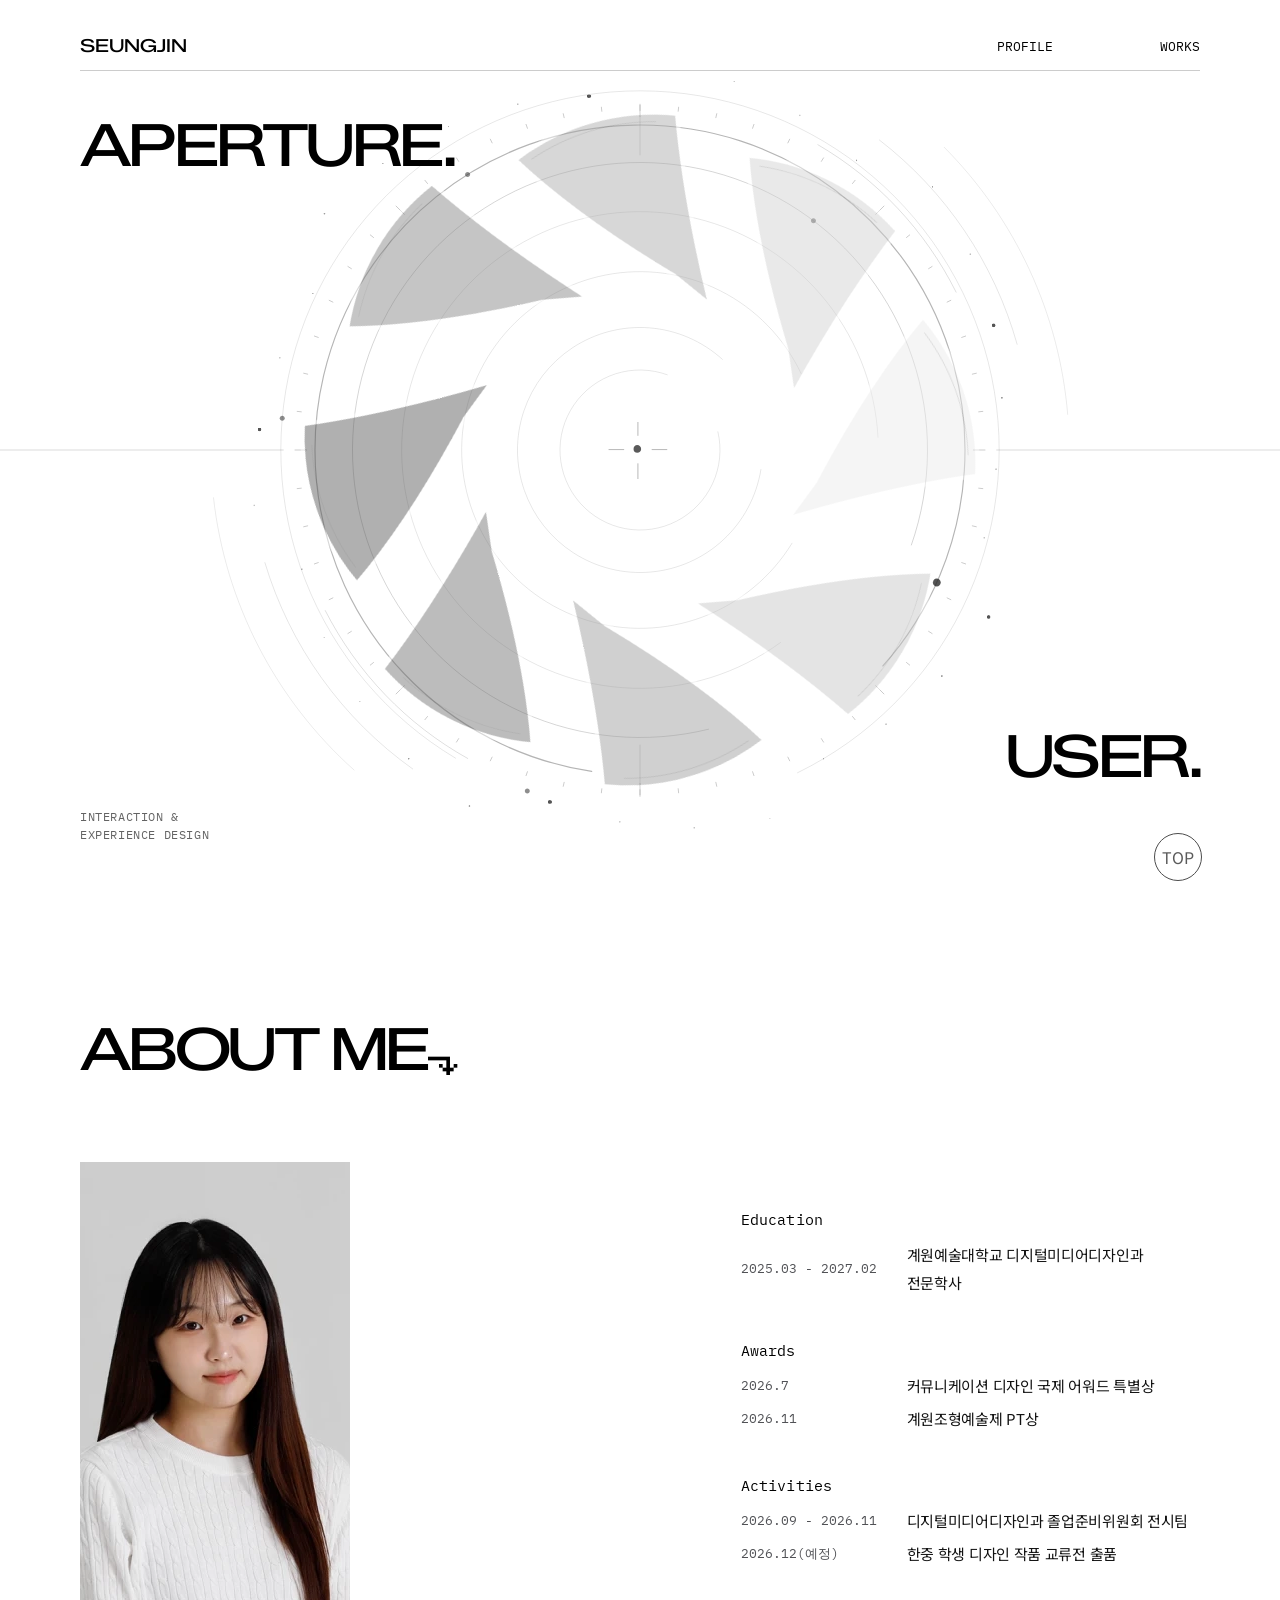
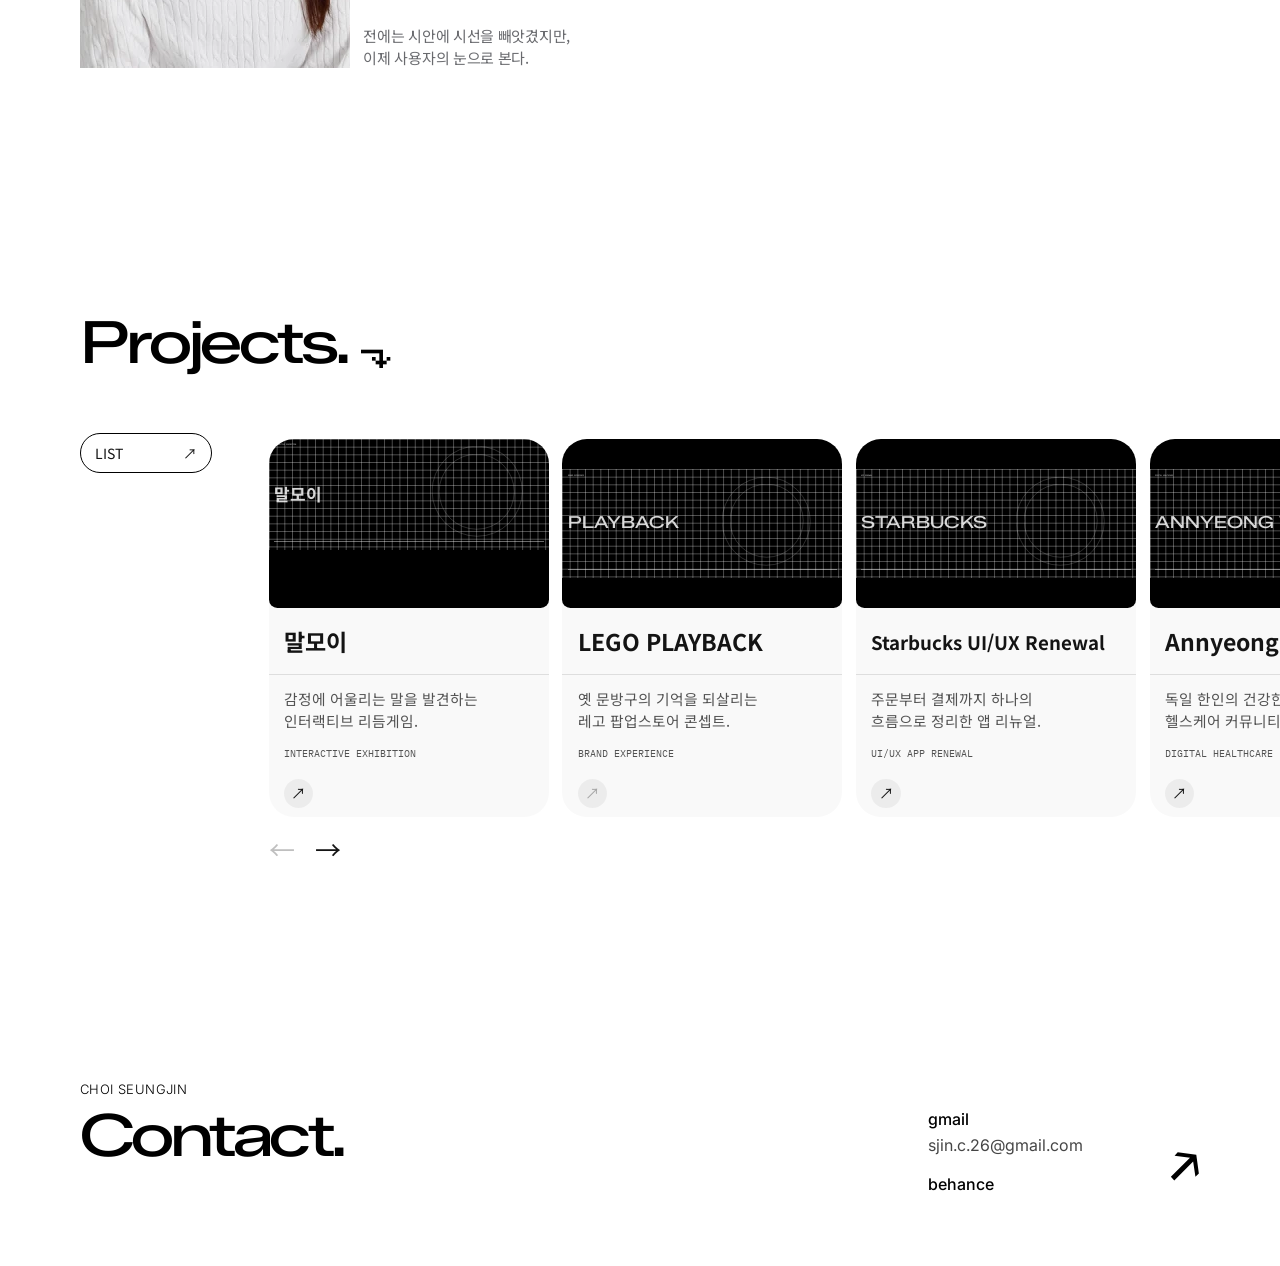
<file: index.html>
<!doctype html>
<html lang="ko">
<head>
<meta charset="utf-8">
<meta name="viewport" content="width=device-width,initial-scale=1,viewport-fit=cover">
<title>SEUNGJIN — Interaction &amp; Experience Design Portfolio</title>
<meta name="description" content="최승진의 인터랙션·경험 디자인 포트폴리오. About Me, Projects, Contact.">
<meta property="og:type" content="website">
<meta property="og:title" content="SEUNGJIN — Portfolio">
<meta property="og:description" content="Interaction &amp; Experience Design">
<meta property="og:url" content="https://seungjinchoi-05.github.io/">
<link rel="canonical" href="https://seungjinchoi-05.github.io/">
<link rel="preconnect" href="https://fonts.googleapis.com">
<link rel="preconnect" href="https://fonts.gstatic.com" crossorigin>
<link rel="stylesheet" href="https://fonts.googleapis.com/css2?family=Zalando+Sans+Expanded:wght@500&family=IBM+Plex+Mono:wght@400&family=Noto+Sans+KR:wght@400;700&family=Inter:wght@300;400;500&display=swap">
<link rel="stylesheet" href="assets/site.css">
<style>
html{scroll-behavior:smooth}
@media (prefers-reduced-motion:reduce){html{scroll-behavior:auto}}
.title{font:500 max(40px,calc(88 * var(--u)))/1.068 var(--display);letter-spacing:-.06em;white-space:nowrap}
.title .arrow{font-family:var(--kr);font-weight:400;letter-spacing:0;display:inline-block;transform:translateY(.08em)}

/* ── 표지 (43:1783) ─────────────────────────── */
.cover{position:relative;height:100vh;height:100svh;min-height:560px;overflow:hidden;background:#fff}
.field{position:absolute;left:50%;top:50%;width:1920px;height:1080px;transform:translate(-50%,-50%) scale(var(--fs,1));pointer-events:none}
.field>*{position:absolute}
.rings{left:0;top:0;width:1920px;height:1080px}
.blade{left:620px;top:200px;width:680px;height:680px;transform-origin:50% 50%;will-change:transform,opacity}
.cross{left:-3px;top:-1px;width:1920px;height:1080px;opacity:.7}
.cross img{position:absolute}
.particle{border-radius:50%}
.cover__title{position:absolute;z-index:2;left:var(--pad);top:max(96px,calc(171 * var(--u)))}
.discipline{position:absolute;z-index:2;left:var(--pad);bottom:max(28px,calc(83 * var(--u)));font:400 max(12px,calc(17 * var(--u)))/1.53 var(--mono);letter-spacing:.05em;color:rgba(0,0,0,.61)}
.cover__word{position:absolute;z-index:2;right:var(--pad);bottom:max(112px,calc(138 * var(--u)));display:grid;justify-items:end}
.cover__word span{grid-area:1/1}
.cover__word .w-lab{opacity:0}
.top-btn{position:fixed;z-index:40;right:max(16px,calc(117 * var(--u)));bottom:max(16px,calc(29 * var(--u)));width:48px;height:48px;border:1px solid #000;border-radius:50%;background:#fff;display:grid;place-items:center;font:400 16px/1 var(--kr);color:rgba(0,0,0,.92);opacity:.7;transition:opacity .2s}
.top-btn:hover{opacity:1}

/* ── About Me (75:1383) ─────────────────────── */
.about{padding:max(104px,calc(171 * var(--u))) var(--pad) max(80px,calc(187 * var(--u)))}
.about__body{display:grid;grid-template-columns:405fr 586fr 689fr;margin-top:max(40px,calc(122 * var(--u)))}
.about__photo{width:100%;aspect-ratio:405/506;object-fit:cover;background:#e6e6e6}
.about__quote{align-self:end;padding-left:calc(20 * var(--u));margin-bottom:calc(-1 * var(--u));font:400 max(15px,calc(20 * var(--u)))/1.45 var(--kr);letter-spacing:-.02em;color:rgba(42,43,48,.7)}
.cv{margin-top:calc(70 * var(--u))}
.cv__group+.cv__group{margin-top:max(36px,calc(63 * var(--u)))}
.cv__label{font:400 max(15px,calc(18 * var(--u)))/1.44 var(--mono);letter-spacing:.01em;margin-bottom:max(10px,calc(16 * var(--u)))}
.cv__row{display:grid;grid-template-columns:249fr 440fr;align-items:center}
.cv__row+.cv__row{margin-top:max(4px,calc(7 * var(--u)))}
.cv__row dt{font:400 max(13px,calc(16 * var(--u)))/1.56 var(--mono);color:rgba(42,43,48,.82)}
.cv__row dd{font:400 max(15px,calc(18 * var(--u)))/1.89 var(--kr);letter-spacing:-.02em;color:#121212}

/* ── Projects (64:251) ──────────────────────── */
.projects{padding:max(104px,calc(171 * var(--u))) 0 max(72px,calc(107 * var(--u))) var(--pad);overflow:hidden}
.projects .title{margin-left:calc(2 * var(--u))}
.projects__body{display:grid;grid-template-columns:calc(283 * var(--u)) minmax(0,1fr);margin-top:max(32px,calc(90 * var(--u)))}
.list-btn{display:flex;justify-content:space-between;align-items:center;width:max(132px,calc(180 * var(--u)));height:max(40px,calc(47 * var(--u)));padding:0 max(14px,calc(17 * var(--u)));border:1px solid #000;border-radius:50px;background:#fff;font:400 max(14px,calc(17.333 * var(--u)))/1 var(--kr);color:rgba(0,0,0,.92);transition:background .2s,color .2s}
.list-btn:hover,.list-btn[aria-pressed="true"]{background:#000;color:#fff}
.track-wrap{margin-top:calc(8 * var(--u))}
.track{--cu:calc(max(280px, calc(405 * var(--u))) / 405);display:flex;gap:calc(20 * var(--cu));overflow-x:auto;overscroll-behavior-x:contain;scroll-snap-type:x mandatory;scroll-padding-left:0;padding:0 var(--pad) calc(28 * var(--cu)) 0;margin-bottom:calc(-28 * var(--cu));scrollbar-width:none}
.track::-webkit-scrollbar{display:none}
.track.is-list{flex-wrap:wrap;overflow:visible;scroll-snap-type:none}
.arrows{display:flex;gap:max(20px,calc(22 * var(--u)));margin-top:max(16px,calc(22 * var(--u)))}
.arrows button{font:400 max(26px,calc(33.333 * var(--u)))/1.2 var(--kr);color:rgba(0,0,0,.92)}
.arrows button:disabled{color:rgba(0,0,0,.25);cursor:default}
.track.is-list~.arrows{visibility:hidden}

/* 카드 405×548 · 커버 405×245 */
.card{flex:none;position:relative;width:calc(405 * var(--cu));height:calc(548 * var(--cu));border-radius:calc(36 * var(--cu));background:#f9f9f9;overflow:hidden;scroll-snap-align:start}
.card__cover{position:relative;height:calc(245 * var(--cu));border-radius:calc(12 * var(--cu));background:#000;overflow:hidden}
.ph{position:absolute;left:0;right:0;top:calc(43.78 * var(--cu));height:calc(157.43 * var(--cu));color:rgba(255,255,255,.83);
  background-image:linear-gradient(to right,rgba(255,255,255,.3) .5px,transparent .5px),linear-gradient(to bottom,rgba(255,255,255,.3) .5px,transparent .5px);
  background-size:calc(11.113 * var(--cu)) calc(11.113 * var(--cu))}
.ph--top{top:0;height:calc(160.67 * var(--cu))}
.ph__c1{left:calc(230.85 * var(--cu));top:calc(11.02 * var(--cu));width:calc(129.09 * var(--cu));height:calc(129.09 * var(--cu))}
.ph__c2{left:calc(241.87 * var(--cu));top:calc(22.04 * var(--cu));width:calc(107.05 * var(--cu));height:calc(107.05 * var(--cu))}
.ph img{position:absolute}
.ph__rule{position:absolute;left:calc(7.41 * var(--cu));top:calc(144.78 * var(--cu));width:calc(390.18 * var(--cu));height:1px;background:currentColor;opacity:.5}
.ph__tag{position:absolute;left:calc(7.41 * var(--cu));top:calc(6.79 * var(--cu));font:400 calc(3.396 * var(--cu))/normal var(--mono);white-space:nowrap}
.ph__name{position:absolute;left:calc(7.41 * var(--cu));top:calc(62.97 * var(--cu));font:500 calc(24.078 * var(--cu))/1.3 var(--display);white-space:nowrap}
.ph__name--kr{font:700 calc(24.573 * var(--cu))/1.3 var(--kr)}
.card__body{padding:calc(25 * var(--cu)) calc(22 * var(--cu)) 0}
.card__name{font:700 calc(33.333 * var(--cu))/calc(48 * var(--cu)) var(--kr);color:rgba(0,0,0,.92);white-space:nowrap;overflow:hidden;text-overflow:ellipsis}
.card__name--long{font-size:calc(27 * var(--cu))}
.card__rule{height:1px;background:rgba(0,0,0,.11);margin:calc(22 * var(--cu)) calc(-22 * var(--cu)) 0}
.card__desc{margin-top:calc(20 * var(--cu));max-width:calc(300 * var(--cu));height:calc(62 * var(--cu));font:400 calc(21.333 * var(--cu))/calc(31 * var(--cu)) var(--kr);color:rgba(0,0,0,.67);overflow:hidden}
.card__tag{margin-top:calc(23 * var(--cu));font:400 calc(14.667 * var(--cu))/calc(19 * var(--cu)) var(--mono);color:rgba(0,0,0,.67);text-transform:uppercase}
.card__go{position:absolute;left:calc(22 * var(--cu));top:calc(492 * var(--cu));width:calc(42 * var(--cu));height:calc(42 * var(--cu));border-radius:50%;background:rgba(0,0,0,.05);display:grid;place-items:center;font:400 calc(21.333 * var(--cu))/1 var(--kr);color:rgba(0,0,0,.92);transition:background .2s,color .2s}
a.card__go:hover{background:#000;color:#fff}
.card__go[aria-disabled="true"]{color:rgba(0,0,0,.3);cursor:not-allowed}
.card--malmoi{background:rgba(243,243,243,.5)}

/* ── Contact (75:2372) ──────────────────────── */
.contact{display:grid;grid-template-columns:1275fr 361fr 44fr;align-items:start;padding:max(80px,calc(216 * var(--u))) var(--pad) max(72px,calc(101 * var(--u)))}
.contact__name{font:300 max(13px,calc(17 * var(--u)))/1.3 var(--latin);letter-spacing:.03em;margin-bottom:calc(9 * var(--u))}
.contact__links{margin-top:calc(42 * var(--u));display:flex;flex-direction:column;gap:max(18px,calc(25 * var(--u)));font:400 max(16px,calc(19 * var(--u)))/1.3 var(--latin)}
.contact__links b{display:block;font-weight:500;margin-bottom:calc(8 * var(--u))}
.contact__links .mail{color:rgba(0,0,0,.73)}
.contact__links a:hover{text-decoration:underline;text-underline-offset:4px}
.contact__links .be{font-weight:500}
.contact__arrow{margin-top:calc(104 * var(--u));width:max(32px,calc(44 * var(--u)));transition:transform .25s}
.contact__arrow img{width:100%;height:auto}
.contact__arrow:hover{transform:translate(3px,-3px)}

/* ── 모바일 ───────────────────────────────── */
@media (max-width:900px){
  .about__body{grid-template-columns:1fr;max-width:560px}
  .about__photo{max-width:320px}
  .about__quote{padding:20px 0 0}
  .cv{margin-top:48px}
  .cv__row{grid-template-columns:132px 1fr;align-items:baseline}
  .cv__row dd{line-height:1.6}
  .cv__row dt{white-space:nowrap}
  .projects__body{grid-template-columns:1fr}
  .list-btn{margin-bottom:24px}
  .contact{grid-template-columns:1fr auto}
  .contact__links{grid-column:1;margin-top:40px}
  .contact__arrow{grid-column:2;grid-row:2;align-self:end;margin-top:0}
}
@media (max-width:560px){
  .cv__row{grid-template-columns:1fr}
  .cv__row dd{margin-top:2px}
  .cv__row+.cv__row{margin-top:14px}
  .title{font-size:min(40px,10.4vw)}
}
</style>
</head>
<body>
<header class="gnb">
  <div class="gnb__in">
    <a class="gnb__brand" href="#top">SEUNGJIN</a>
    <nav aria-label="주요 메뉴"><ul class="gnb__menu">
      <li><a href="#about">PROFILE</a></li>
      <li><a href="#projects">WORKS</a></li>
    </ul></nav>
  </div>
</header>

<main>
  <!-- 표지 -->
  <section class="cover" id="top" aria-label="표지">
    <div class="field" id="field" aria-hidden="true">
      <img class="rings" id="rings" src="assets/home/lens-rings.svg" alt="" width="1920" height="1080">
      <img class="blade" src="assets/home/blade-1.svg" alt="" width="680" height="680">
      <img class="blade" src="assets/home/blade-2.svg" alt="" width="680" height="680">
      <img class="blade" src="assets/home/blade-3.svg" alt="" width="680" height="680">
      <img class="blade" src="assets/home/blade-4.svg" alt="" width="680" height="680">
      <img class="blade" src="assets/home/blade-5.svg" alt="" width="680" height="680">
      <img class="blade" src="assets/home/blade-6.svg" alt="" width="680" height="680">
      <img class="blade" src="assets/home/blade-7.svg" alt="" width="680" height="680">
      <img class="blade" src="assets/home/blade-8.svg" alt="" width="680" height="680">
      <div class="cross">
        <img src="assets/home/crosshair-lines.svg" alt="" width="71" height="69" style="left:925px;top:507px">
        <img src="assets/home/crosshair-dot.svg" alt="" width="10" height="10" style="left:955.3px;top:535.3px">
      </div>
    </div>
    <h1 class="title cover__title">APERTURE.</h1>
    <p class="discipline">INTERACTION &amp;<br>EXPERIENCE DESIGN</p>
    <p class="cover__word title" aria-label="USER."><span class="w-user">USER.</span><span class="w-lab" aria-hidden="true">LAB.</span></p>
  </section>

  <!-- About Me -->
  <section class="about" id="about" aria-labelledby="about-title">
    <h2 class="title" id="about-title">ABOUT ME<span class="arrow" aria-hidden="true">↴</span></h2>
    <div class="about__body">
      <img class="about__photo" src="assets/home/profile.webp" alt="최승진 프로필 사진" width="405" height="506" loading="lazy">
      <p class="about__quote">전에는 시안에 시선을 빼앗겼지만,<br>이제 사용자의 눈으로 본다.</p>
      <div class="cv">
        <section class="cv__group"><h3 class="cv__label">Education</h3>
          <dl><div class="cv__row"><dt>2025.03 - 2027.02</dt><dd>계원예술대학교 디지털미디어디자인과 전문학사</dd></div></dl>
        </section>
        <section class="cv__group"><h3 class="cv__label">Awards</h3>
          <dl>
            <div class="cv__row"><dt>2026.7</dt><dd>커뮤니케이션 디자인 국제 어워드 특별상</dd></div>
            <div class="cv__row"><dt>2026.11</dt><dd>계원조형예술제 PT상</dd></div>
          </dl>
        </section>
        <section class="cv__group"><h3 class="cv__label">Activities</h3>
          <dl>
            <div class="cv__row"><dt>2026.09 - 2026.11</dt><dd>디지털미디어디자인과 졸업준비위원회 전시팀</dd></div>
            <div class="cv__row"><dt>2026.12(예정)</dt><dd>한중 학생 디자인 작품 교류전 출품</dd></div>
          </dl>
        </section>
      </div>
    </div>
  </section>

  <!-- Projects -->
  <section class="projects" id="projects" aria-labelledby="projects-title">
    <h2 class="title" id="projects-title">Projects. <span class="arrow" aria-hidden="true">↴</span></h2>
    <div class="projects__body">
      <div><button class="list-btn" id="listBtn" type="button" aria-pressed="false" aria-controls="track"><span id="listLabel">LIST</span><span aria-hidden="true">↗</span></button></div>
      <div class="track-wrap">
        <ul class="track" id="track" role="list">
          <!-- ↗ 링크: 웹 쇼잉 URL이 생기면 href만 바꾸면 됩니다 -->
          <li class="card card--malmoi">
            <div class="card__cover" aria-hidden="true"><div class="ph ph--top">
              <img class="ph__c1" src="assets/home/circle-outer.svg" alt="" style="left:calc(235.6 * var(--cu));top:calc(11.25 * var(--cu));width:calc(131.75 * var(--cu));height:calc(131.75 * var(--cu))">
              <img class="ph__c2" src="assets/home/circle-inner.svg" alt="" style="left:calc(246.85 * var(--cu));top:calc(22.49 * var(--cu));width:calc(109.26 * var(--cu));height:calc(109.26 * var(--cu))">
              <i class="ph__rule" style="top:calc(147.75 * var(--cu))"></i><span class="ph__tag">INTERACTIVE EXHIBITION</span><span class="ph__name ph__name--kr" style="top:calc(64.27 * var(--cu))">말모이</span>
            </div></div>
            <div class="card__body">
              <h3 class="card__name">말모이</h3><div class="card__rule"></div>
              <p class="card__desc">감정에 어울리는 말을 발견하는 인터랙티브 리듬게임.</p>
              <p class="card__tag">INTERACTIVE EXHIBITION</p>
            </div>
            <a class="card__go" href="https://leeyoujoungg.github.io/Malmoi/" target="_blank" rel="noopener" aria-label="말모이 웹 쇼잉 새 탭에서 열기">↗</a>
          </li>
          <li class="card">
            <div class="card__cover" aria-hidden="true"><div class="ph">
              <img class="ph__c1" src="assets/home/circle-outer.svg" alt=""><img class="ph__c2" src="assets/home/circle-inner.svg" alt="">
              <i class="ph__rule"></i><span class="ph__tag">BRAND EXPERIENCE</span><span class="ph__name">PLAYBACK</span>
            </div></div>
            <div class="card__body">
              <h3 class="card__name">LEGO PLAYBACK</h3><div class="card__rule"></div>
              <p class="card__desc">옛 문방구의 기억을 되살리는 레고 팝업스토어 콘셉트.</p>
              <p class="card__tag">BRAND EXPERIENCE</p>
            </div>
            <span class="card__go" role="link" aria-disabled="true" title="웹 쇼잉 준비 중" aria-label="LEGO PLAYBACK 웹 쇼잉 준비 중">↗</span>
          </li>
          <li class="card">
            <div class="card__cover" aria-hidden="true"><div class="ph">
              <img class="ph__c1" src="assets/home/circle-outer.svg" alt=""><img class="ph__c2" src="assets/home/circle-inner.svg" alt="">
              <i class="ph__rule"></i><span class="ph__tag">APP RENEWAL</span><span class="ph__name">STARBUCKS</span>
            </div></div>
            <div class="card__body">
              <h3 class="card__name card__name--long">Starbucks UI/UX Renewal</h3><div class="card__rule"></div>
              <p class="card__desc">주문부터 결제까지 하나의 흐름으로 정리한 앱 리뉴얼.</p>
              <p class="card__tag">UI/UX APP RENEWAL</p>
            </div>
            <a class="card__go" href="starbucks/" target="_blank" rel="noopener" aria-label="Starbucks UI/UX Renewal 웹 쇼잉 새 탭에서 열기">↗</a>
          </li>
          <li class="card">
            <div class="card__cover" aria-hidden="true"><div class="ph">
              <img class="ph__c1" src="assets/home/circle-outer.svg" alt=""><img class="ph__c2" src="assets/home/circle-inner.svg" alt="">
              <i class="ph__rule"></i><span class="ph__tag">DIGITAL HEALTHCARE</span><span class="ph__name">ANNYEONG WEG</span>
            </div></div>
            <div class="card__body">
              <h3 class="card__name">Annyeong Weg</h3><div class="card__rule"></div>
              <p class="card__desc">독일 한인의 건강한 일상을 돕는 헬스케어 커뮤니티.</p>
              <p class="card__tag">DIGITAL HEALTHCARE</p>
            </div>
            <a class="card__go" href="annyeong-weg/" target="_blank" rel="noopener" aria-label="Annyeong Weg 웹 쇼잉 새 탭에서 열기">↗</a>
          </li>
          <li class="card">
            <div class="card__cover" aria-hidden="true"><div class="ph">
              <img class="ph__c1" src="assets/home/circle-outer.svg" alt=""><img class="ph__c2" src="assets/home/circle-inner.svg" alt="">
              <i class="ph__rule"></i><span class="ph__tag">KIOSK SERVICE</span><span class="ph__name">NEXTREE</span>
            </div></div>
            <div class="card__body">
              <h3 class="card__name">nexTree AI</h3><div class="card__rule"></div>
              <p class="card__desc">키오스크 사용을 곁에서 돕는 AI 보조 서비스.</p>
              <p class="card__tag">KIOSK SERVICE</p>
            </div>
            <a class="card__go" href="https://nextree.framer.website/" target="_blank" rel="noopener" aria-label="nexTree AI 웹 쇼잉 새 탭에서 열기">↗</a>
          </li>
        </ul>
        <div class="arrows">
          <button type="button" id="prev" aria-label="이전 프로젝트">←</button>
          <button type="button" id="next" aria-label="다음 프로젝트">→</button>
        </div>
      </div>
    </div>
  </section>

  <!-- Contact -->
  <section class="contact" id="contact" aria-labelledby="contact-title">
    <div>
      <p class="contact__name">CHOI SEUNGJIN</p>
      <h2 class="title" id="contact-title">Contact.</h2>
    </div>
    <div class="contact__links">
      <div><b>gmail</b><a class="mail" href="mailto:sjin.c.26@gmail.com">sjin.c.26@gmail.com</a></div>
      <a class="be" href="https://www.behance.net/323e4701" target="_blank" rel="noopener">behance</a>
    </div>
    <a class="contact__arrow" href="https://mail.google.com/mail/?view=cm&amp;fs=1&amp;to=sjin.c.26@gmail.com" target="_blank" rel="noopener" aria-label="Gmail 작성창 새 탭에서 열기"><img src="assets/home/arrow-ne.svg" alt="" width="44" height="44"></a>
  </section>
</main>

<a class="top-btn" href="#top" aria-label="맨 위로">TOP</a>

<script>
(function(){
  var calm = matchMedia('(prefers-reduced-motion: reduce)').matches;

  /* 1920×1080 조리개 필드를 표지 크기에 맞춰 cover 배율로 */
  var cover = document.querySelector('.cover'), field = document.getElementById('field');
  function fit(){
    var w = cover.clientWidth, h = cover.clientHeight;
    /* 가로 화면은 1920×1080을 꽉 채우고, 세로(모바일) 화면은 조리개 지름(약 1040px)이 폭에 맞도록 */
    var s = w/h >= 1.2 ? Math.max(w/1920, h/1080) : Math.max(w/1040, h*.5/1080);
    field.style.setProperty('--fs', s);
  }
  fit(); addEventListener('resize', fit);

  /* 초점 파티클 32개 (43:1834–1865) */
  var P=[[1371.56,644.19,0],[1375.79,737.55,1],[1321.42,810.31,0],[1254.13,867.65,0],[1178.69,909.49,0],[1114.78,981.1,0],[1023.93,992.14,0],[934.83,985.16,0],[849.38,959.7,1],[754.19,966.36,0],[681.3,909.42,0],[622.51,840.81,0],[579.51,763.79,0],[553.28,681.81,0],[495.56,605.36,0],[500.91,512.74,1],[526.67,428.46,0],[566.42,351.02,0],[580.17,255.3,0],[650.11,195.07,0],[728.71,150.91,0],[812.46,123.85,0],[896.24,112.61,1],[983.84,72.47,0],[1071.62,96.98,0],[1150.9,137.4,0],[1218.92,191.39,0],[1309.97,223.42,0],[1355.29,303.61,0],[1381.63,387.58,1],[1393.34,476.37,0],[1386.18,561.75,0]];
  P.forEach(function(p){ var i=document.createElement('img'); i.className='particle'; i.alt=''; i.src='assets/home/particle-'+(p[2]?'l':'s')+'.svg';
    var s=p[2]?5.5:2.4; i.style.cssText='left:'+p[0]+'px;top:'+p[1]+'px;width:'+s+'px;height:'+s+'px'; field.appendChild(i); });

  /* 조리개 모션: Iris(열림) → Rotate → Gathered(중앙) → Replay(열림)
     값은 피그마 각 상태 프레임의 블레이드 중심·회전·불투명도 (Figma 회전 + = CSS 회전 −) */
  var OPEN=[[134,16.2,24.06],[83.3,106.2,20.05],[-16.2,134,21.2],[-106.2,83.3,23.66],[-134,-16.2,24.06],[-83.3,-106.2,20.05],[16.2,-134,21.2],[106.2,-83.3,23.66]];
  var ROT =[[56.6,6.8,10.31],[35.2,44.8,6.3],[-6.8,56.6,7.45],[-44.8,35.2,9.91],[-56.6,-6.8,10.31],[-35.2,-44.8,6.3],[6.8,-56.6,7.45],[44.8,-35.2,9.91]];
  var T=function(v){return 'translate('+v[0]+'px,'+v[1]+'px) rotate('+(-v[2])+'deg)'};
  var blades=[].slice.call(document.querySelectorAll('.blade'));
  blades.forEach(function(b,i){ b.style.transform=T(OPEN[i]); b.style.opacity=.46; });
  document.getElementById('rings').style.opacity=.86;
  if(calm || !Element.prototype.animate) return;

  var D=7200, ease='cubic-bezier(.65,0,.35,1)';
  blades.forEach(function(b,i){
    b.animate([
      {offset:0,   transform:T(OPEN[i]),  opacity:.46, easing:ease},
      {offset:.12, transform:T(OPEN[i]),  opacity:.46, easing:ease},
      {offset:.36, transform:T(ROT[i]),   opacity:.86, easing:ease},
      {offset:.52, transform:T([0,0,0]),  opacity:1},
      {offset:.78, transform:T([0,0,0]),  opacity:1, easing:ease},
      {offset:1,   transform:T(OPEN[i]),  opacity:.46}
    ],{duration:D,iterations:Infinity});
  });
  document.getElementById('rings').animate([{opacity:.86},{opacity:.86,offset:.12},{opacity:.92,offset:.36},{opacity:1,offset:.52},{opacity:1,offset:.78},{opacity:.86}],{duration:D,iterations:Infinity});
  /* 하단 단어: 열림 USER. / 모임 LAB. */
  var sw=[{opacity:1},{opacity:1,offset:.3},{opacity:0,offset:.36},{opacity:0,offset:.8},{opacity:1,offset:.86},{opacity:1}];
  document.querySelector('.w-user').animate(sw,{duration:D,iterations:Infinity});
  document.querySelector('.w-lab').animate(sw.map(function(k){return {opacity:1-k.opacity,offset:k.offset}}),{duration:D,iterations:Infinity});
})();

/* Projects: 화살표 스크롤 + LIST 보기 전환 */
(function(){
  var track=document.getElementById('track'), prev=document.getElementById('prev'), next=document.getElementById('next');
  var btn=document.getElementById('listBtn'), label=document.getElementById('listLabel');
  function step(){ var c=track.querySelector('.card'); return c ? c.getBoundingClientRect().width + parseFloat(getComputedStyle(track).columnGap||0) : 300; }
  function sync(){ prev.disabled = track.scrollLeft <= 2; next.disabled = track.scrollLeft + track.clientWidth >= track.scrollWidth - 2; }
  prev.addEventListener('click',function(){ track.scrollBy({left:-step(),behavior:'smooth'}); });
  next.addEventListener('click',function(){ track.scrollBy({left: step(),behavior:'smooth'}); });
  track.addEventListener('scroll',sync,{passive:true}); addEventListener('resize',sync); sync();
  btn.addEventListener('click',function(){
    var on = btn.getAttribute('aria-pressed') !== 'true';
    btn.setAttribute('aria-pressed', on); track.classList.toggle('is-list', on);
    label.textContent = on ? 'SLIDE' : 'LIST'; track.scrollLeft = 0; sync();
  });
})();
</script>
</body>
</html>
</file>
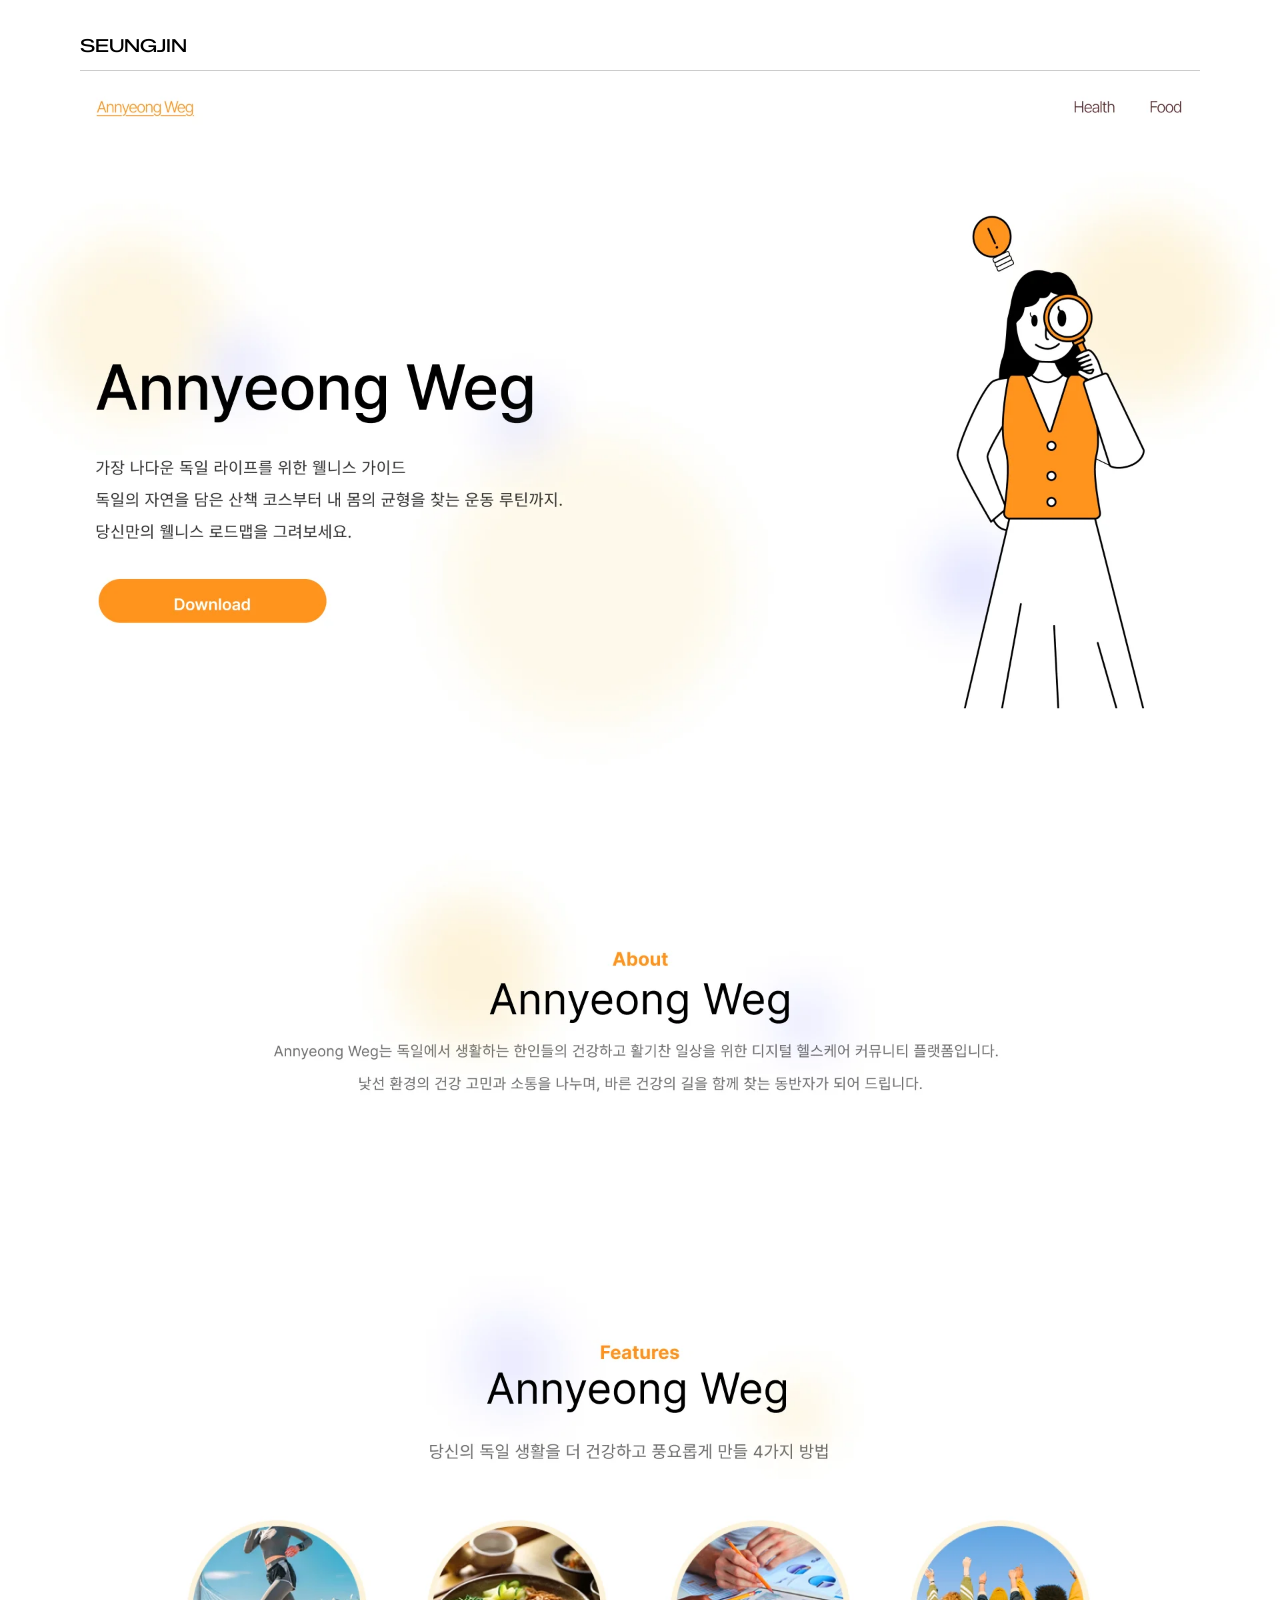
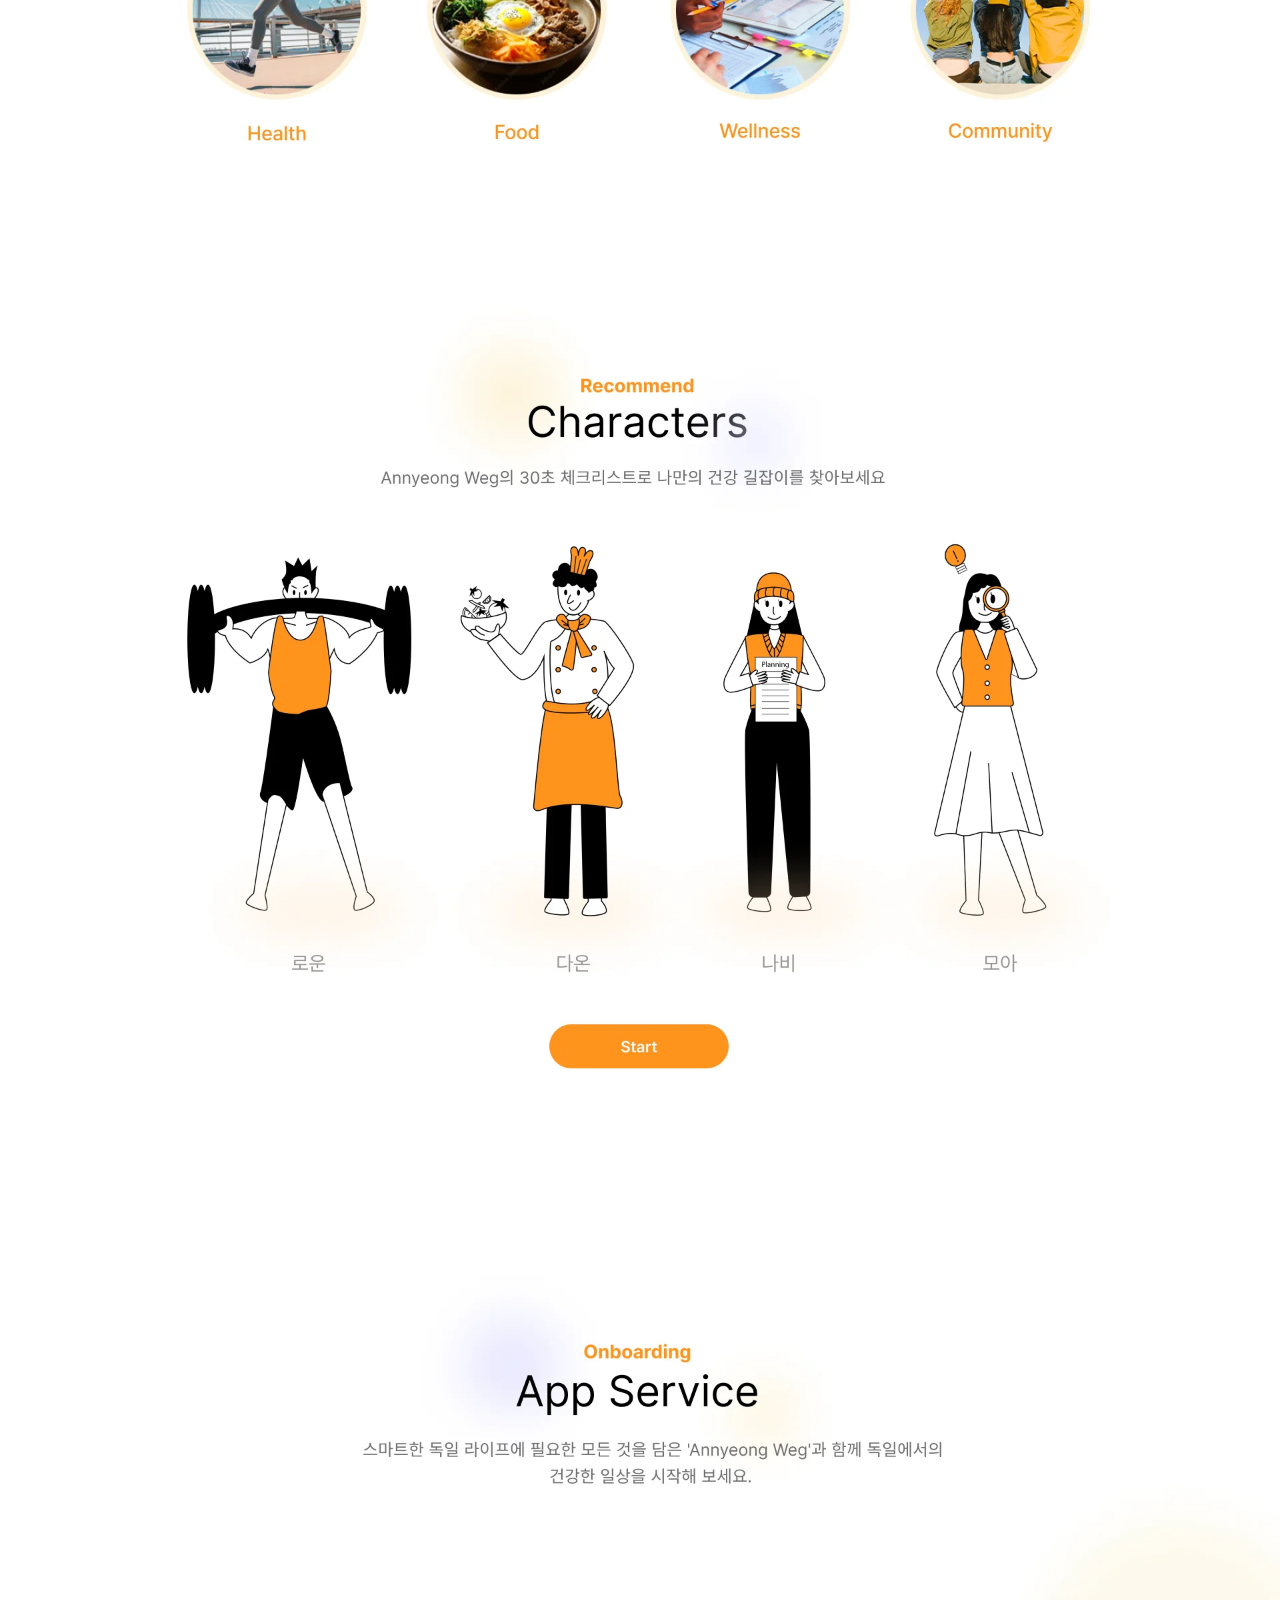
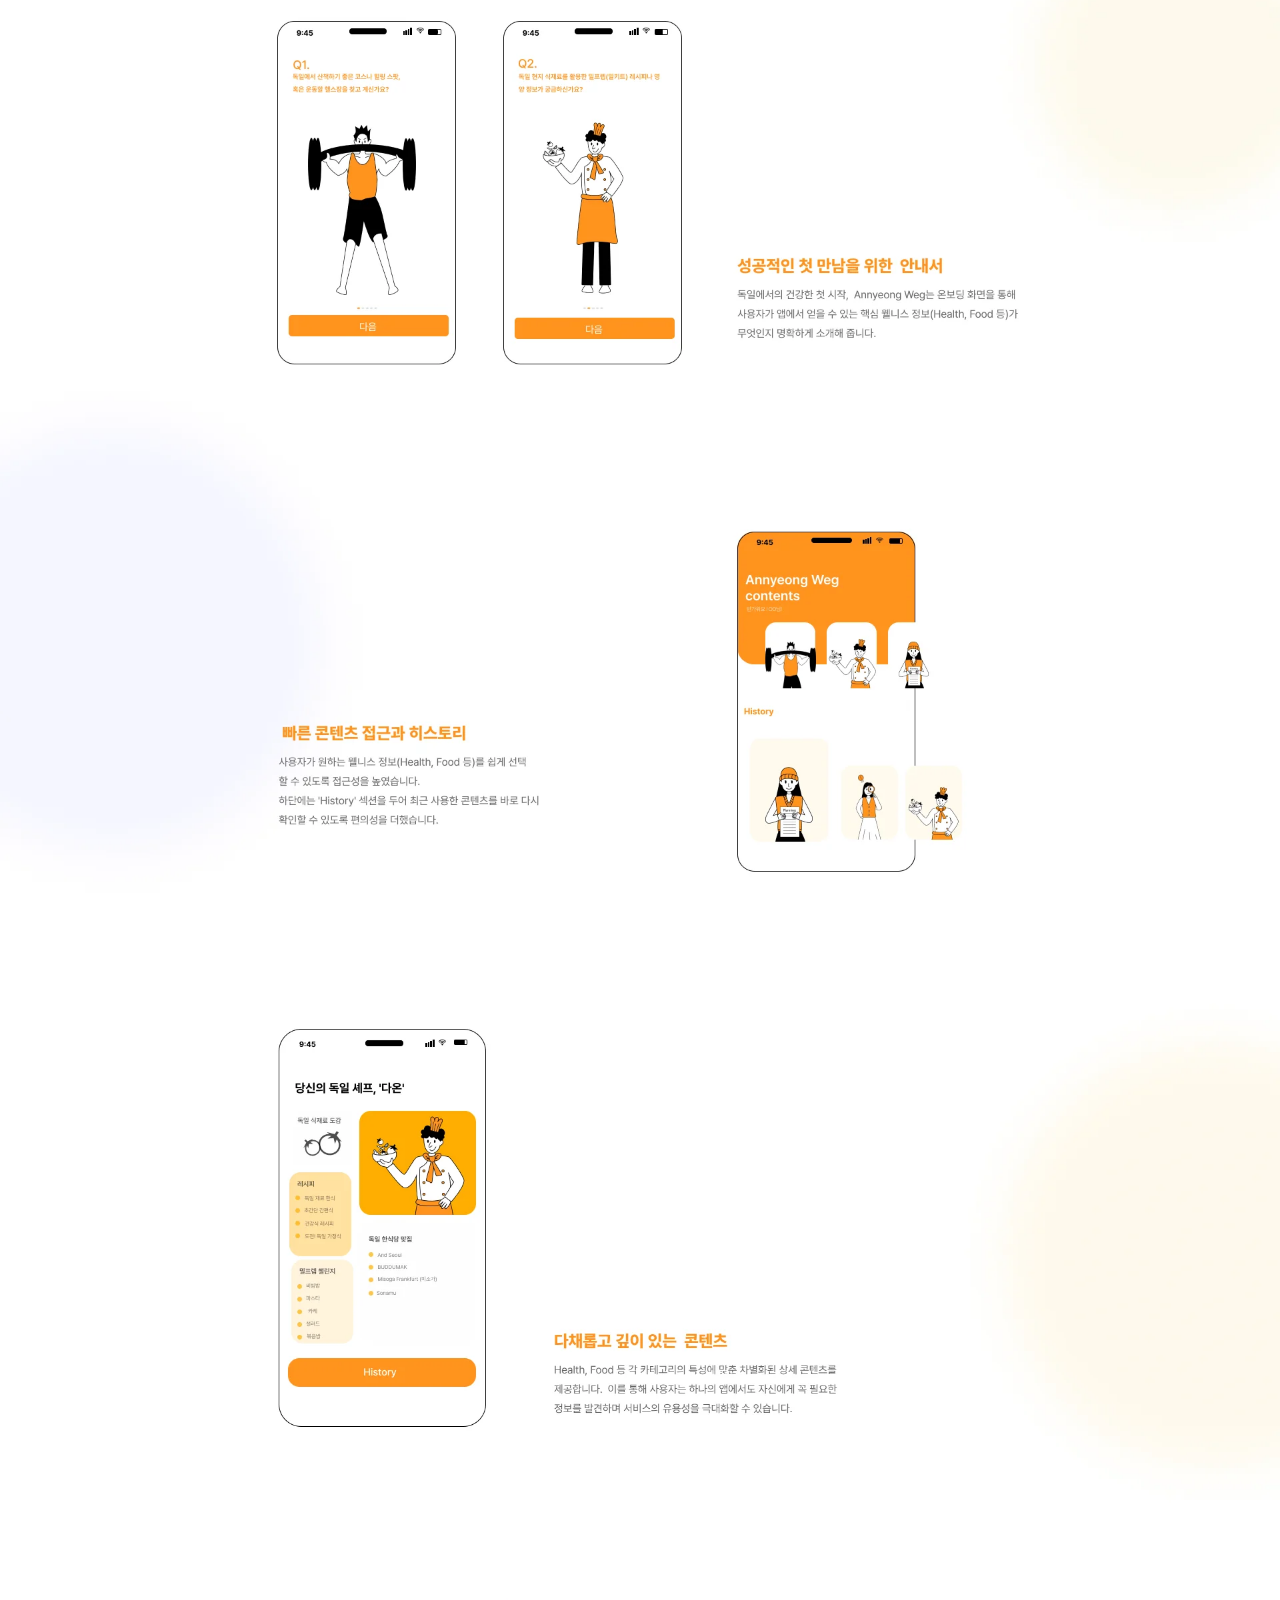
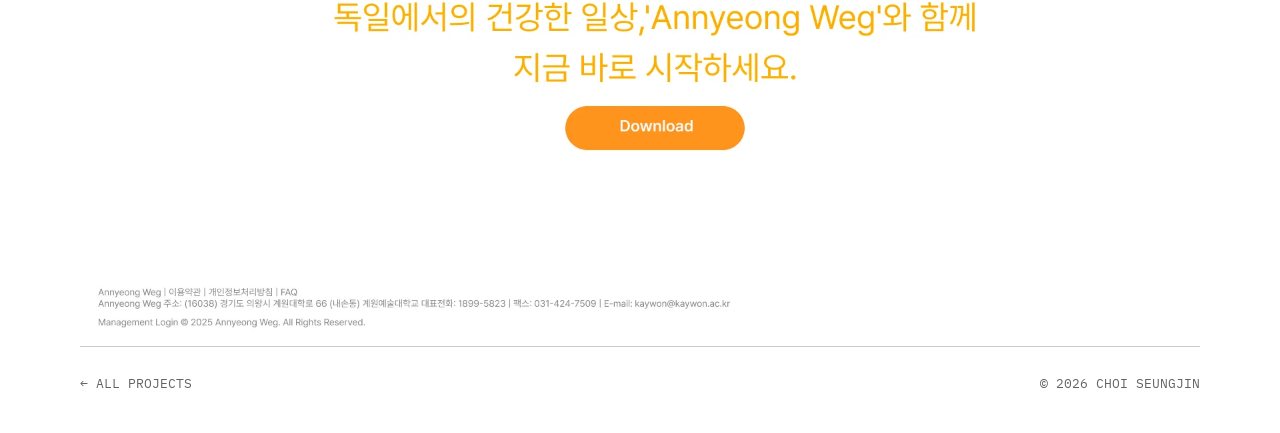
<file: annyeong-weg/index.html>
<!doctype html>
<html lang="ko">
<head>
<meta charset="utf-8">
<meta name="viewport" content="width=device-width,initial-scale=1,viewport-fit=cover">
<title>Annyeong Weg — 디지털 헬스케어 커뮤니티 | SEUNGJIN</title>
<meta name="description" content="독일에서 생활하는 한인의 건강한 일상을 위한 디지털 헬스케어 커뮤니티 플랫폼 — 최승진">
<meta property="og:type" content="article">
<meta property="og:title" content="Annyeong Weg — 디지털 헬스케어 커뮤니티">
<meta property="og:description" content="독일에서 생활하는 한인의 건강한 일상을 위한 디지털 헬스케어 커뮤니티 플랫폼 — 최승진">
<meta property="og:url" content="https://seungjinchoi-05.github.io/annyeong-weg/">
<meta property="og:image" content="https://seungjinchoi-05.github.io/annyeong-weg/img/aw-01.webp">
<link rel="canonical" href="https://seungjinchoi-05.github.io/annyeong-weg/">
<link rel="preconnect" href="https://fonts.googleapis.com">
<link rel="preconnect" href="https://fonts.gstatic.com" crossorigin>
<link rel="stylesheet" href="https://fonts.googleapis.com/css2?family=Zalando+Sans+Expanded:wght@500&family=IBM+Plex+Mono:wght@400&display=swap">
<link rel="stylesheet" href="../assets/site.css">
<link rel="stylesheet" href="../assets/showcase.css">
<style>:root{--show-max:1920px}</style>
</head>
<body class="show">
<header class="gnb">
  <div class="gnb__in">
    <a class="gnb__brand" href="https://seungjinchoi-05.github.io/">SEUNGJIN</a>
  </div>
</header>
<main>
  <h1 class="sr-only">Annyeong Weg — 디지털 헬스케어 커뮤니티</h1>
  <div class="show__stack">
    <img src="img/aw-01.webp" alt="Annyeong Weg 웹 쇼잉 1/4" width="1920" height="1920" decoding="async">
    <img src="img/aw-02.webp" alt="Annyeong Weg 웹 쇼잉 2/4" width="1920" height="1920" decoding="async">
    <img src="img/aw-03.webp" alt="Annyeong Weg 웹 쇼잉 3/4" width="1920" height="1920" loading="lazy" decoding="async">
    <img src="img/aw-04.webp" alt="Annyeong Weg 웹 쇼잉 4/4" width="1920" height="1853" loading="lazy" decoding="async">
  </div>
</main>
<footer class="show__foot"><a href="https://seungjinchoi-05.github.io/#projects">← ALL PROJECTS</a><span>© 2026 CHOI SEUNGJIN</span></footer>
</body>
</html>
</file>
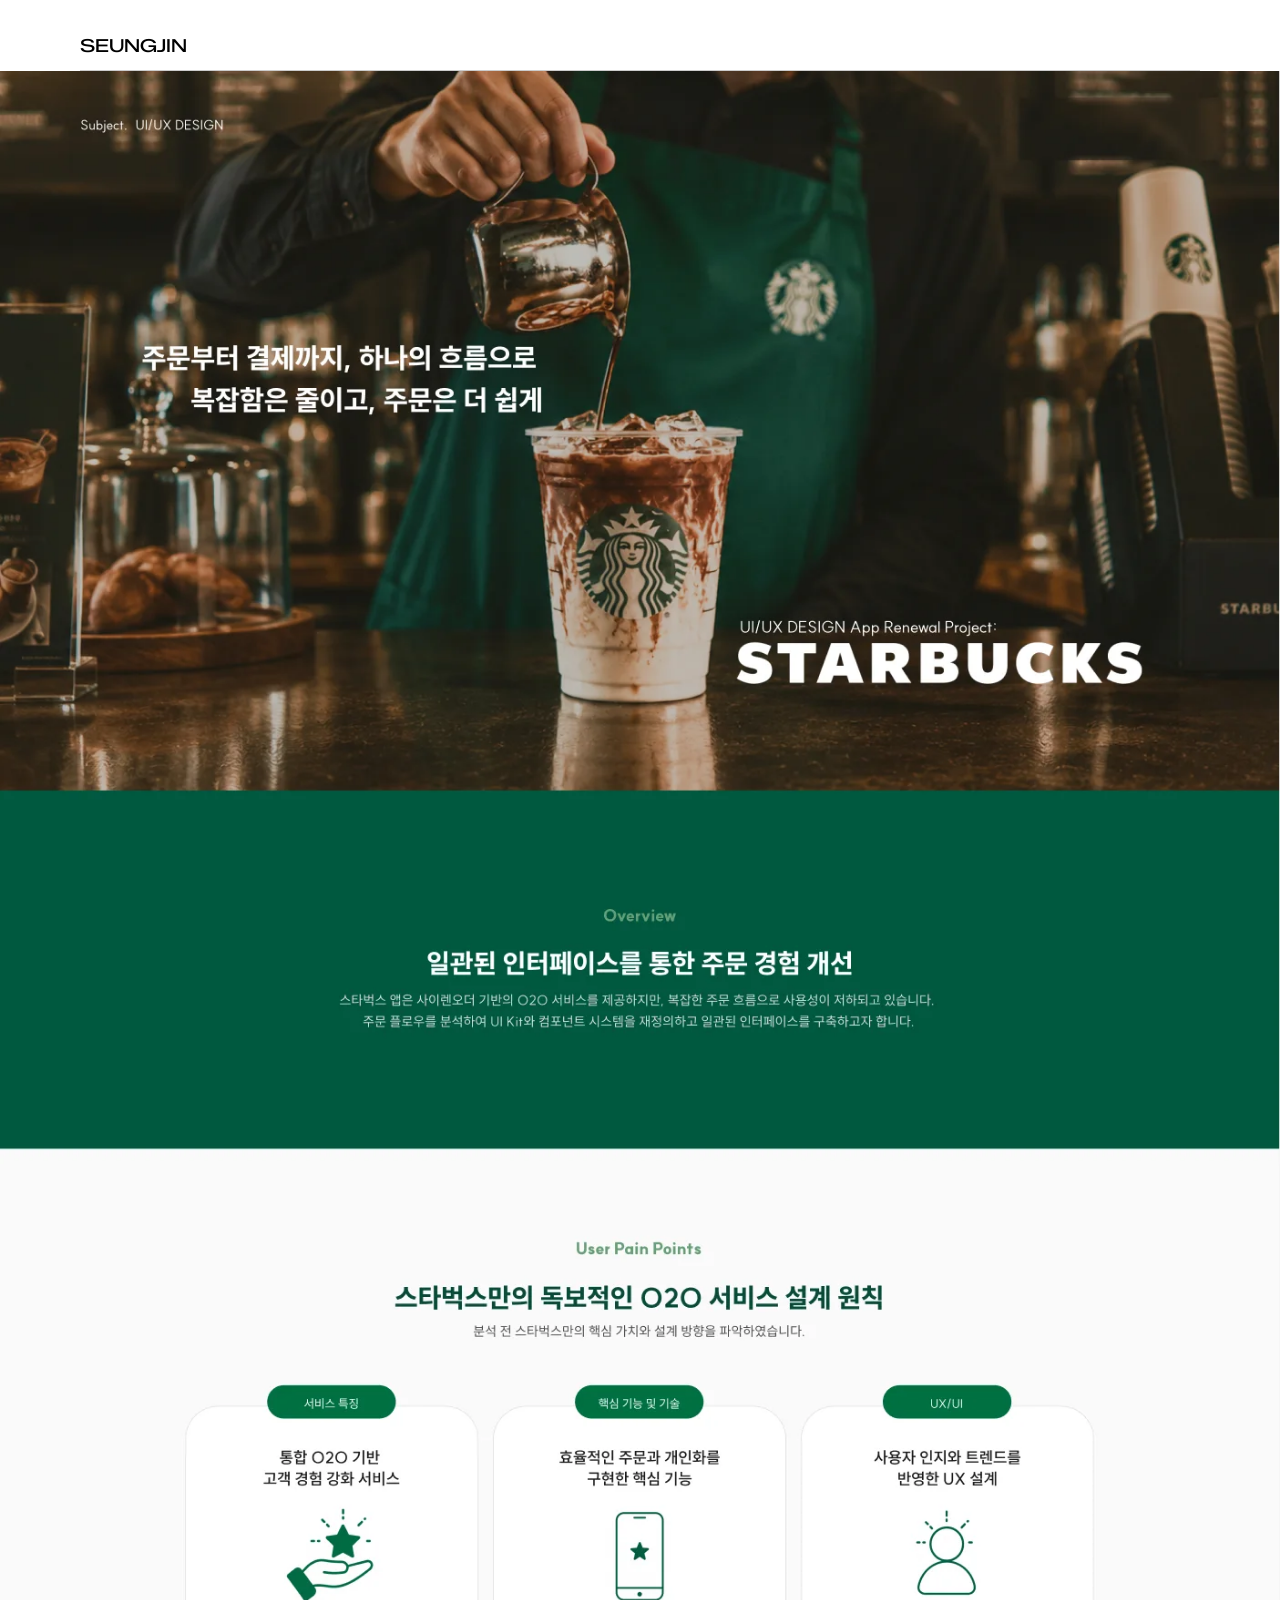
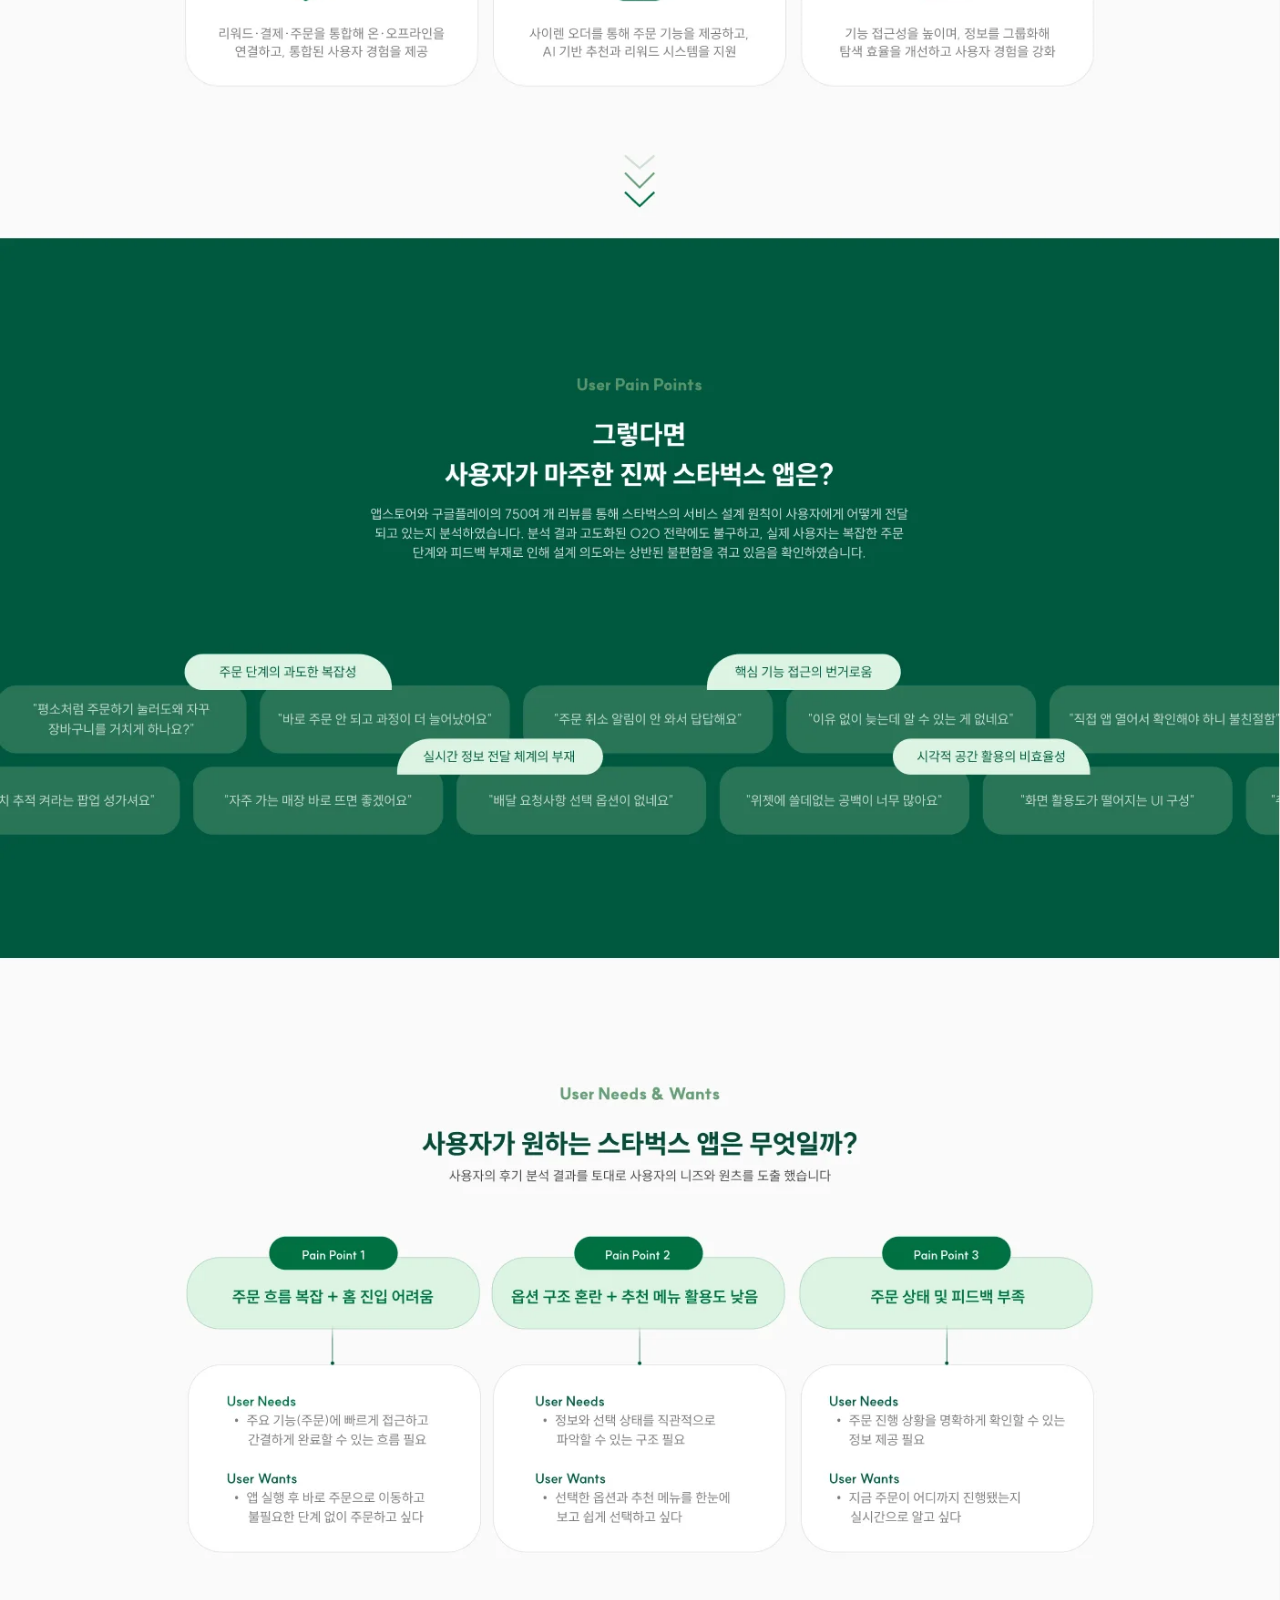
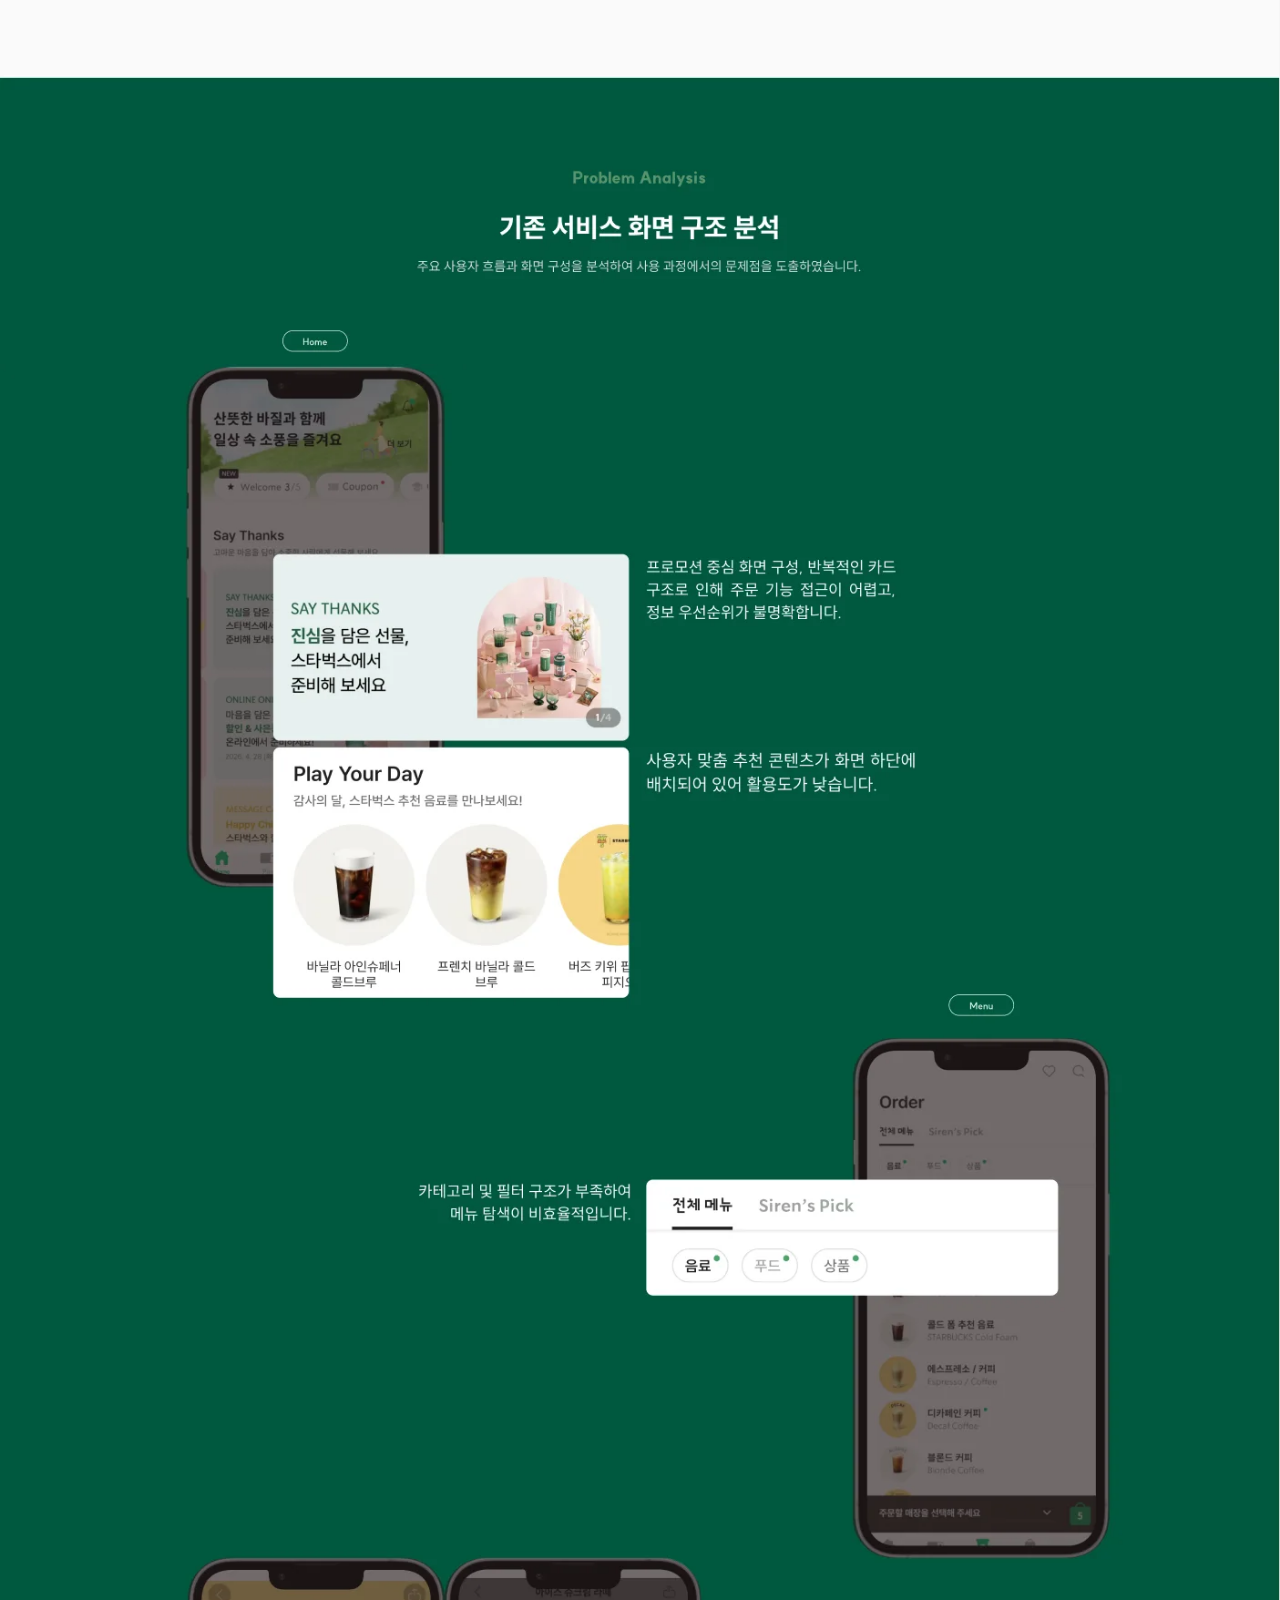
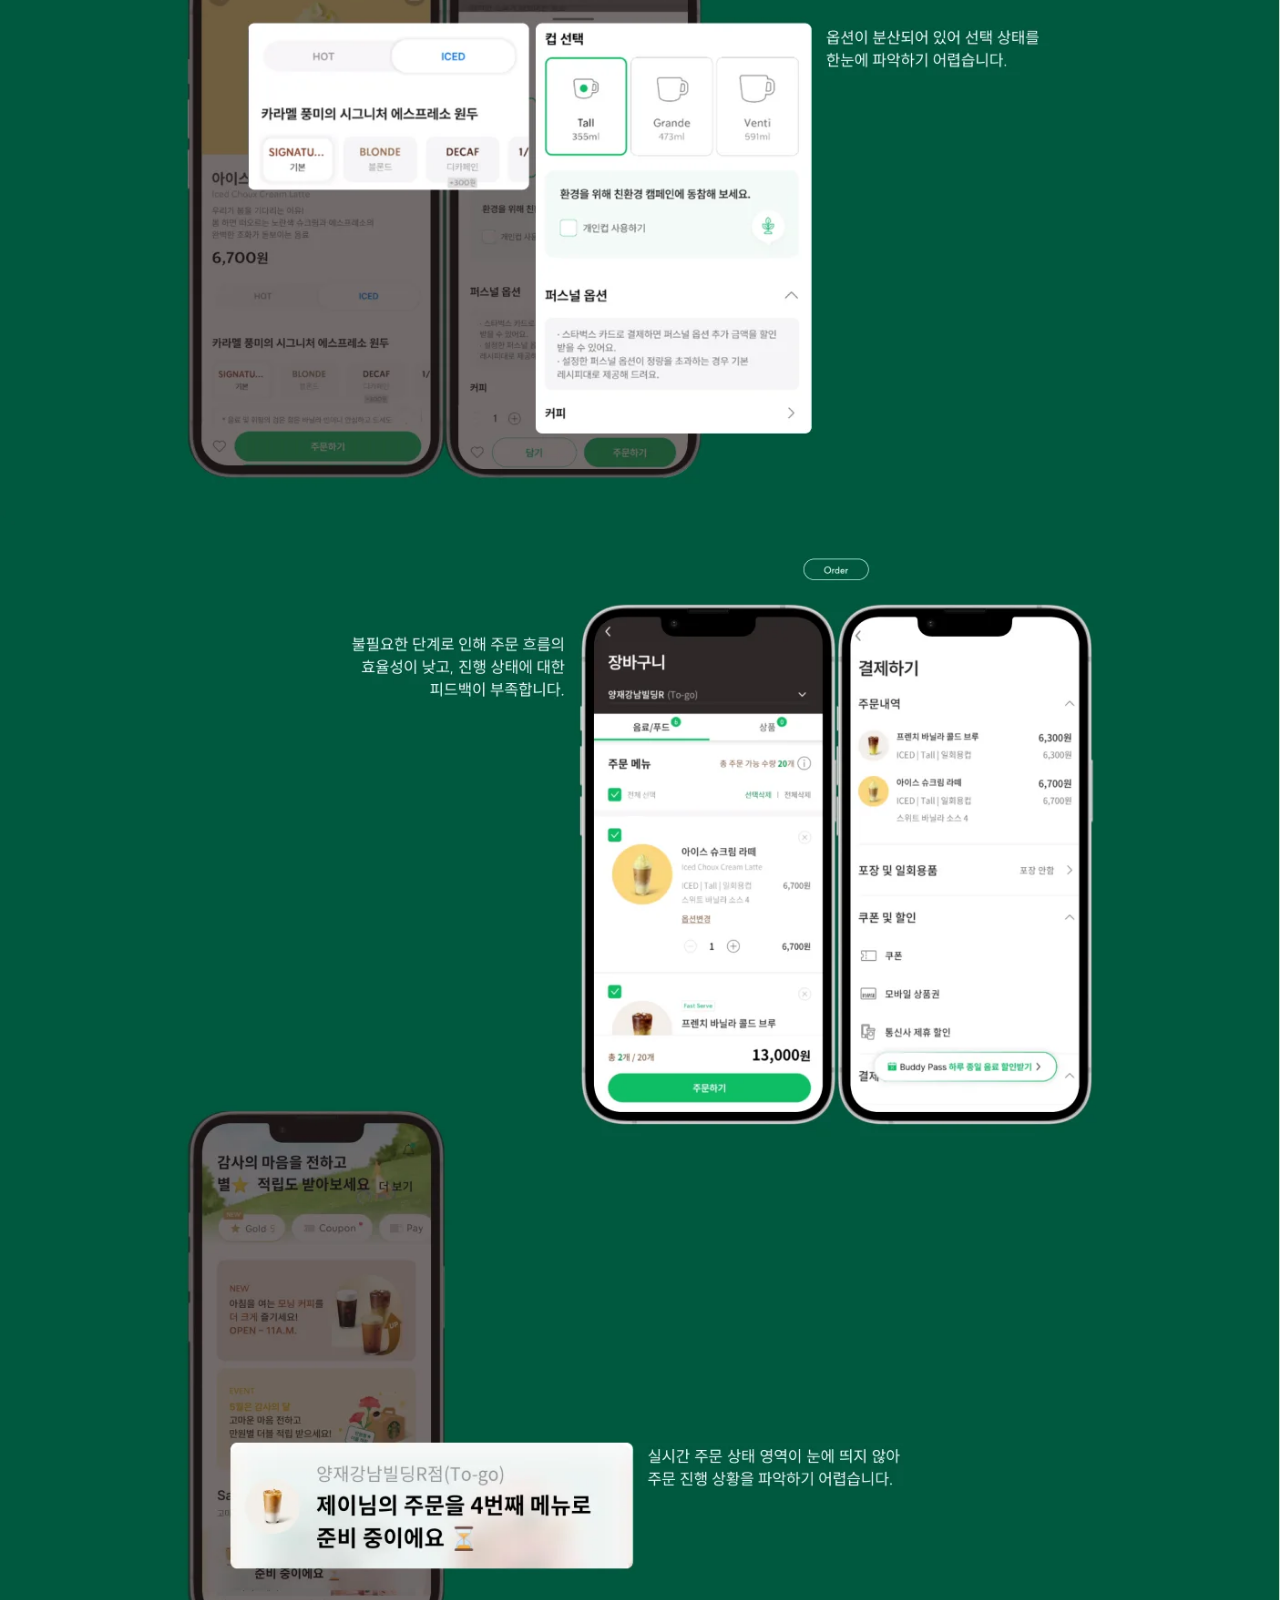
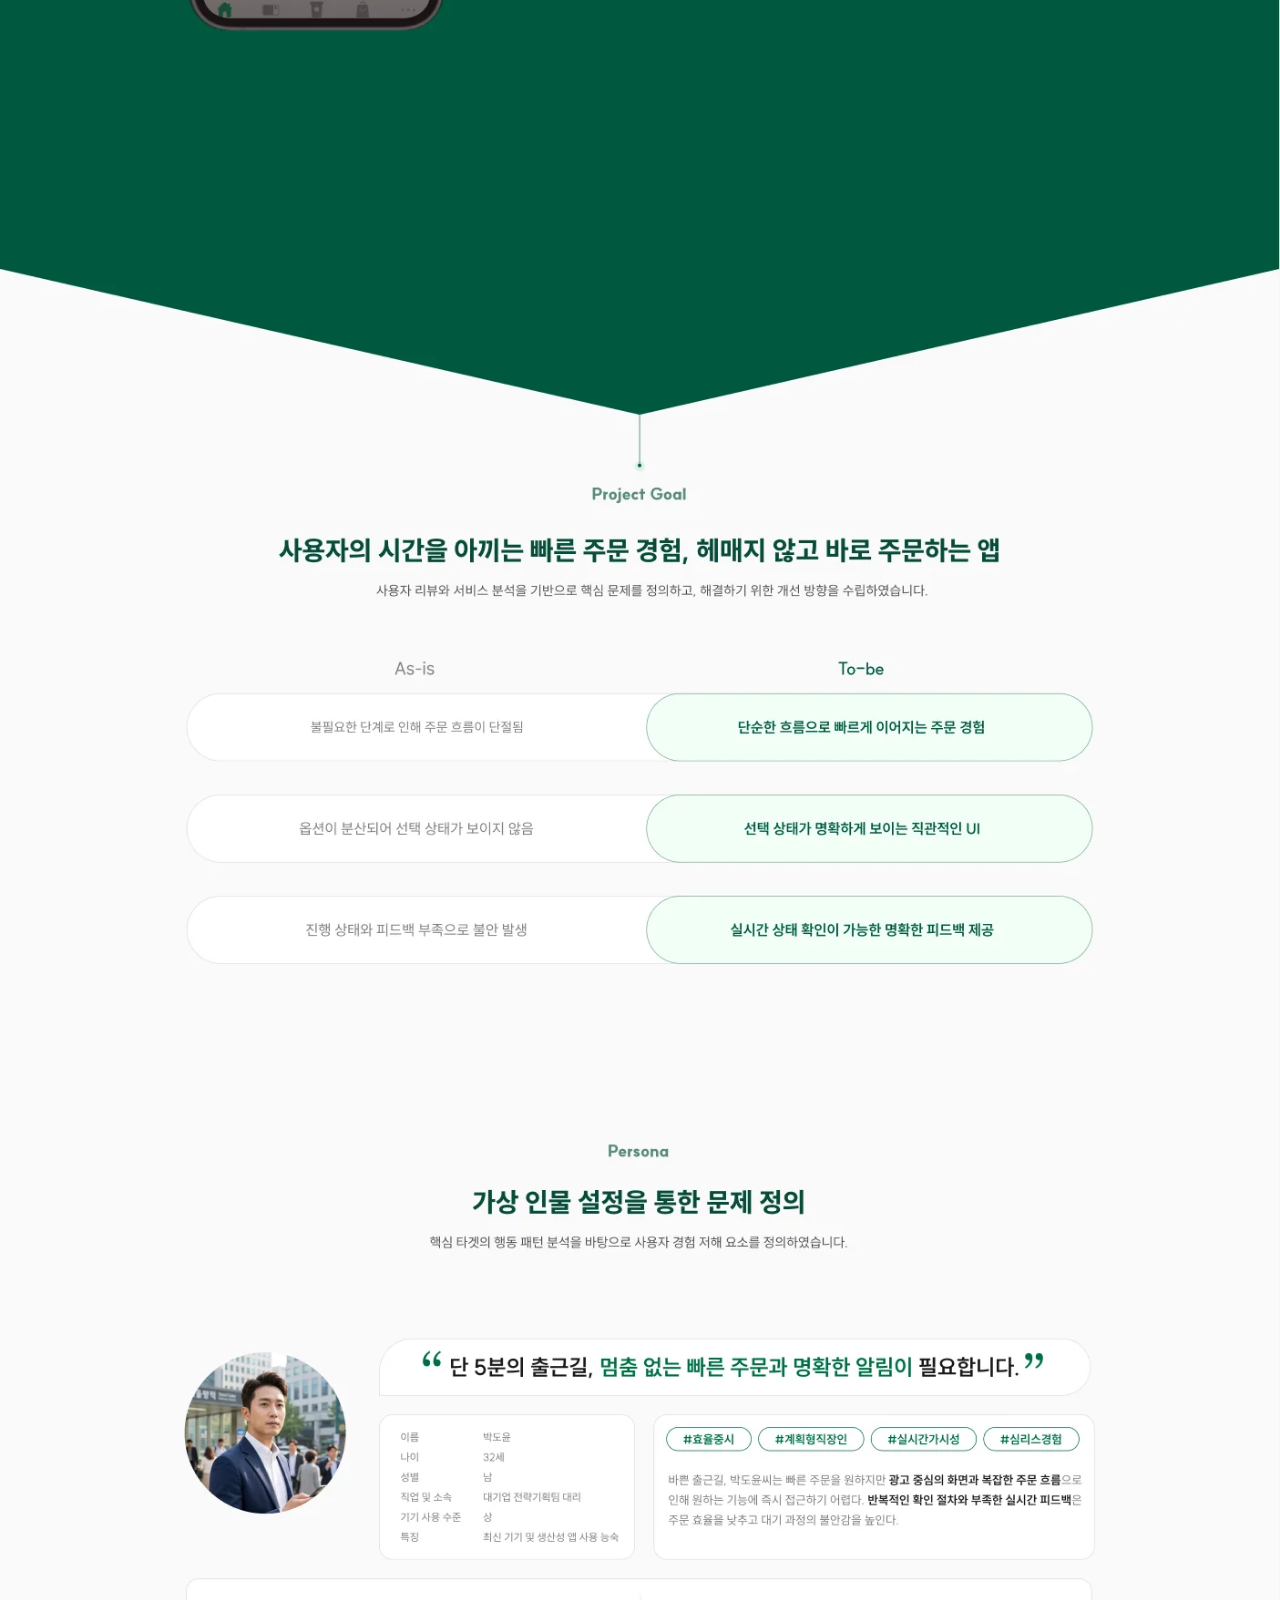
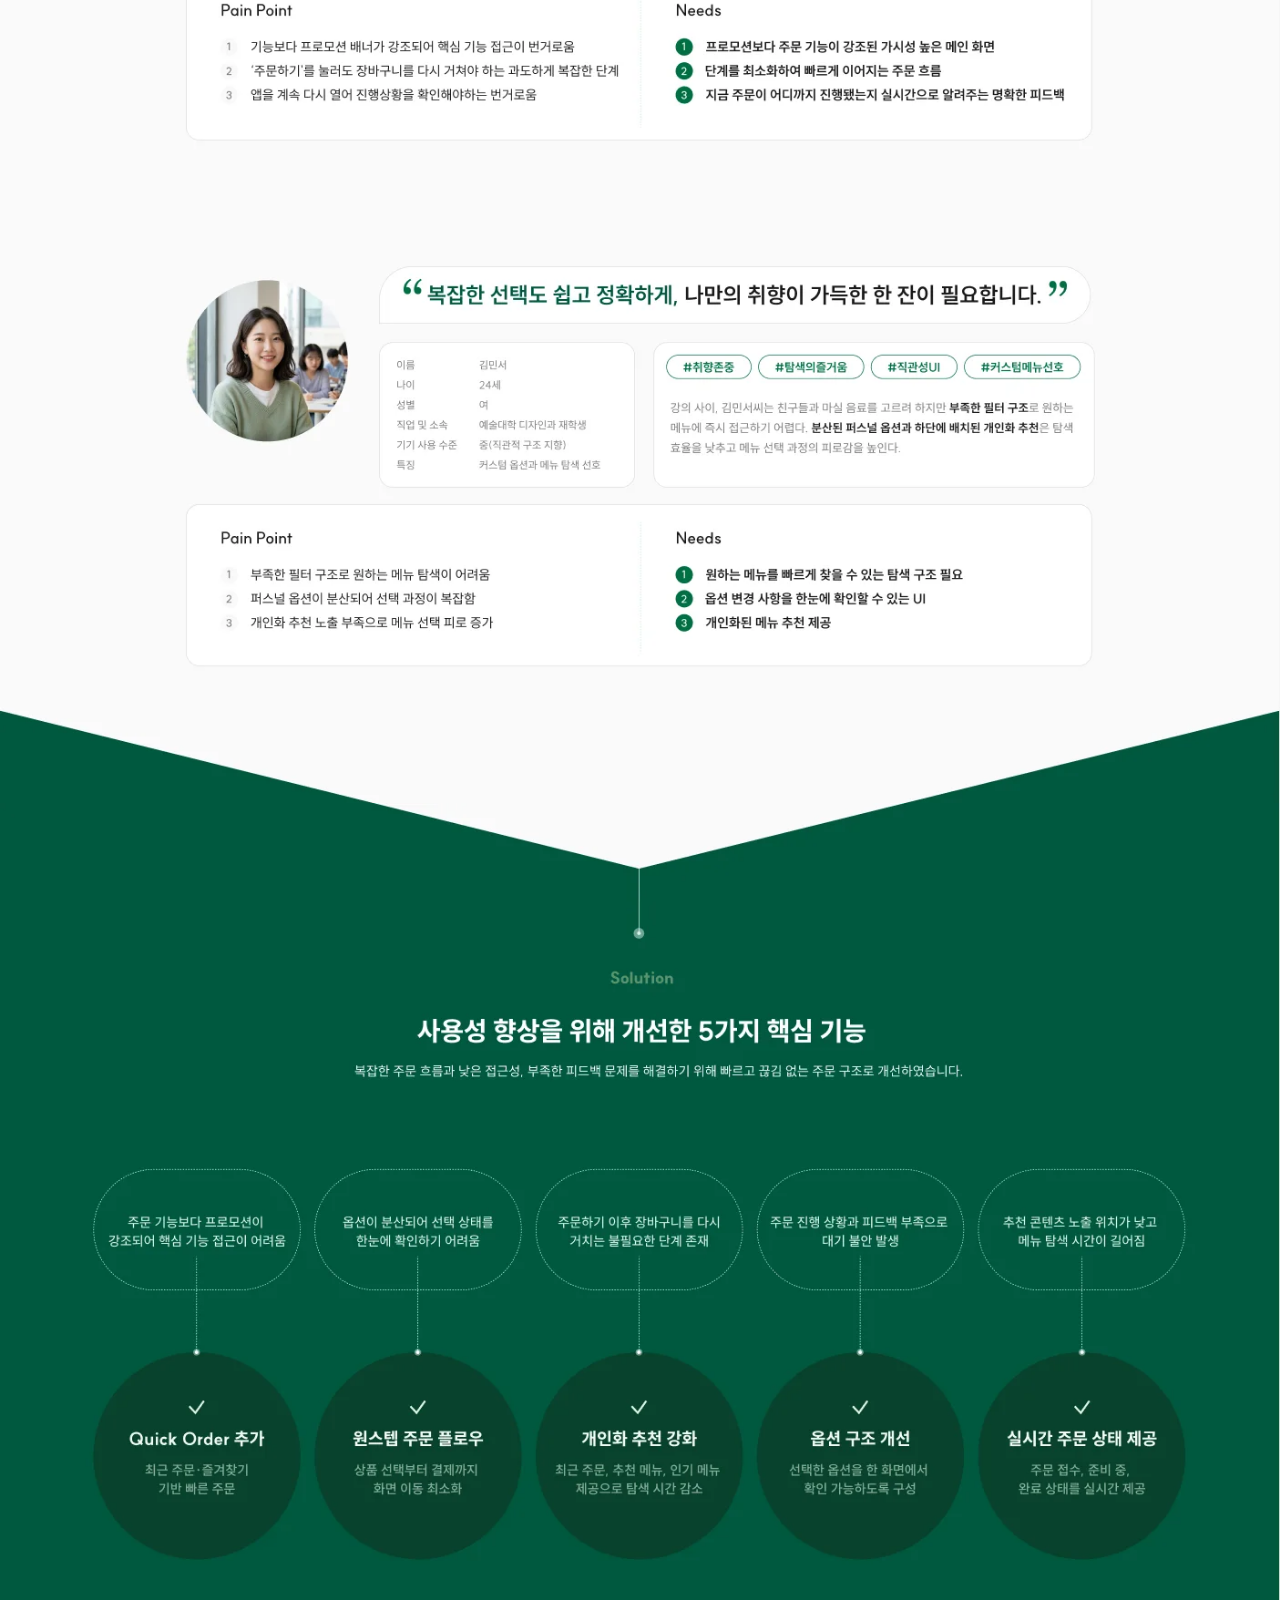
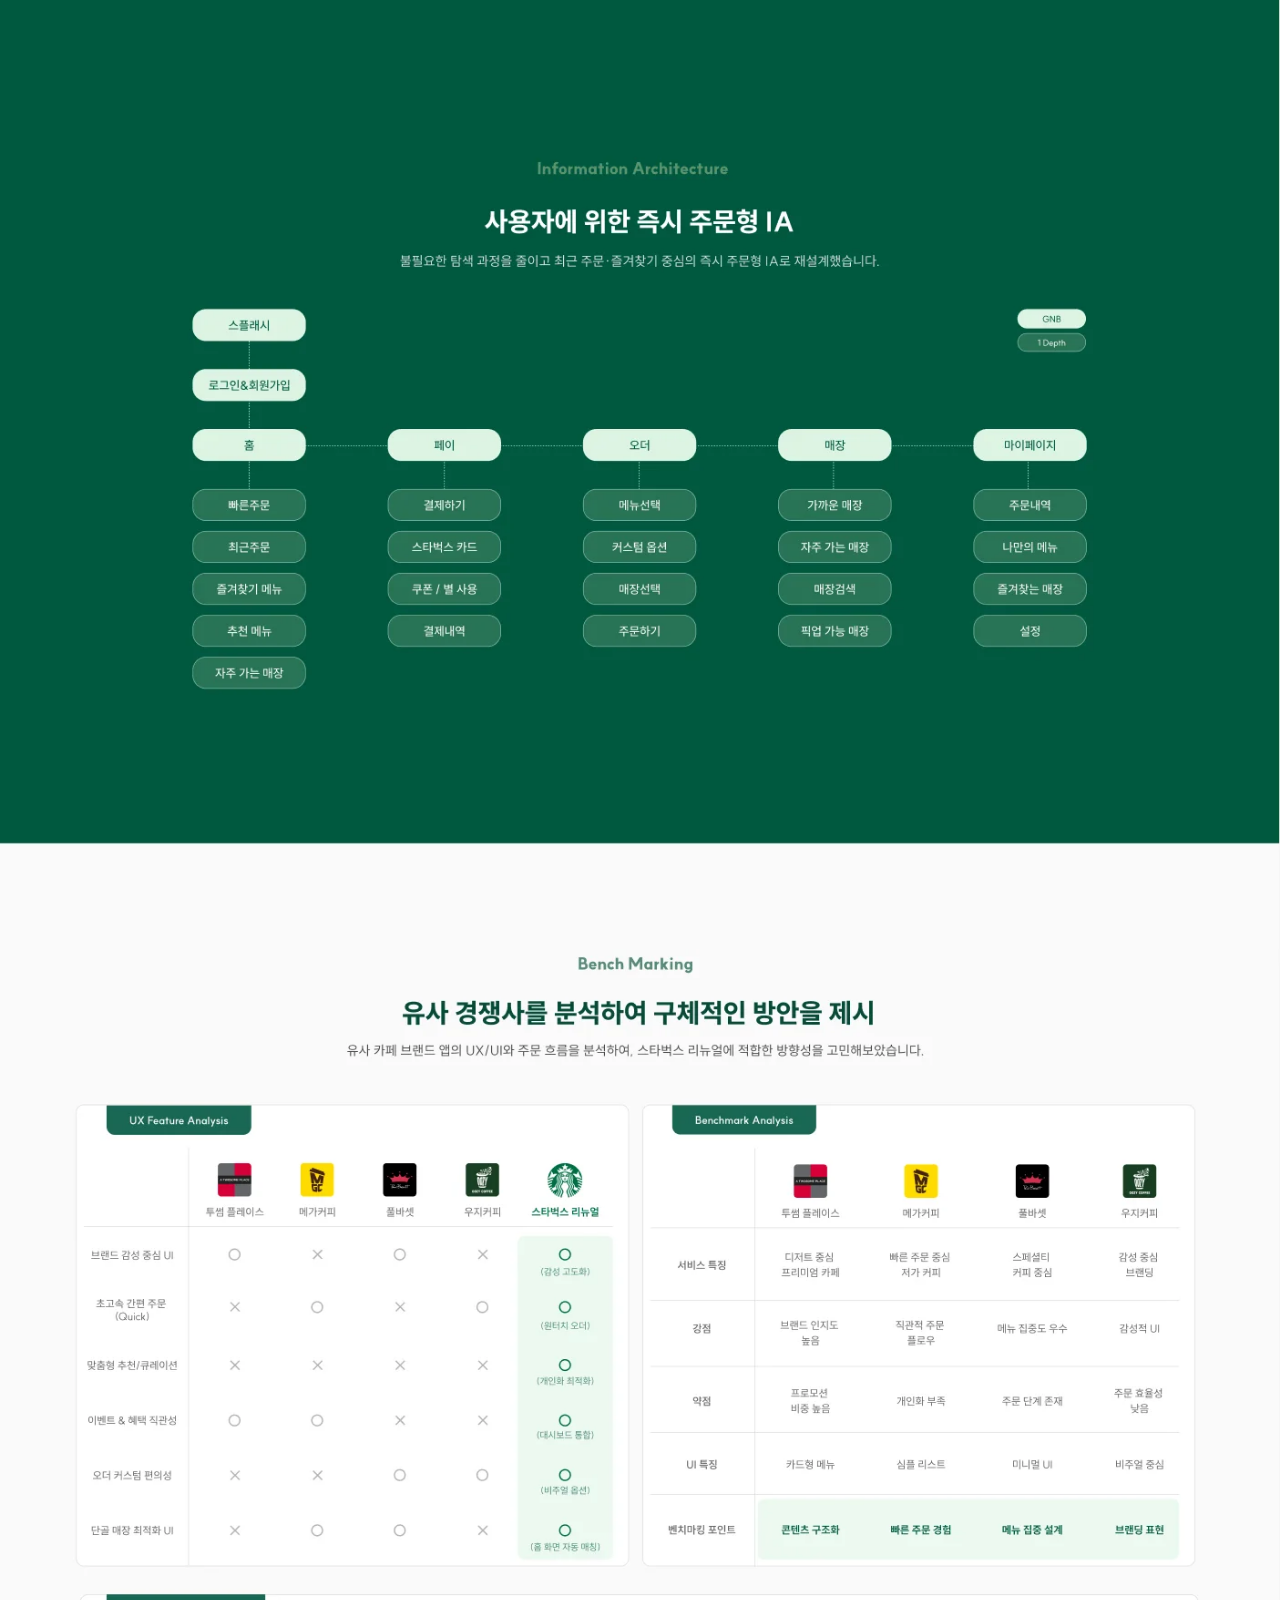
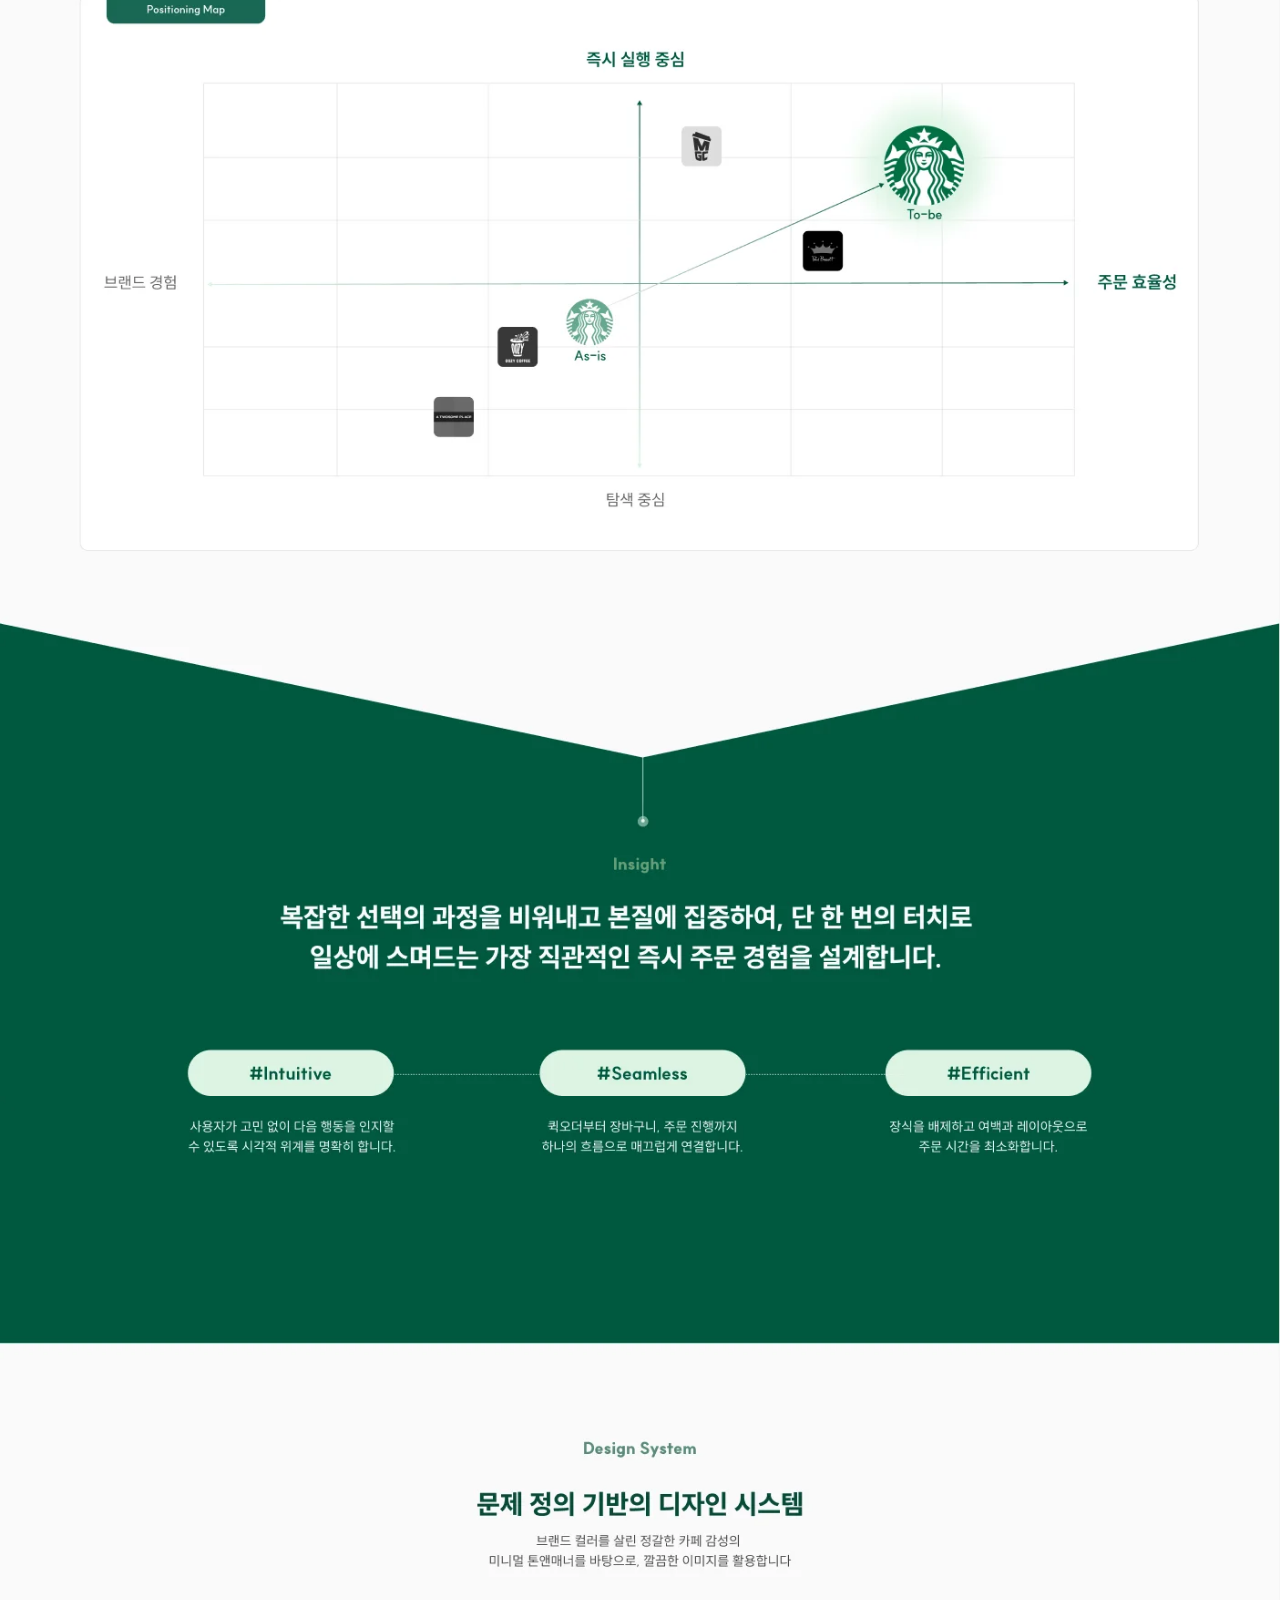
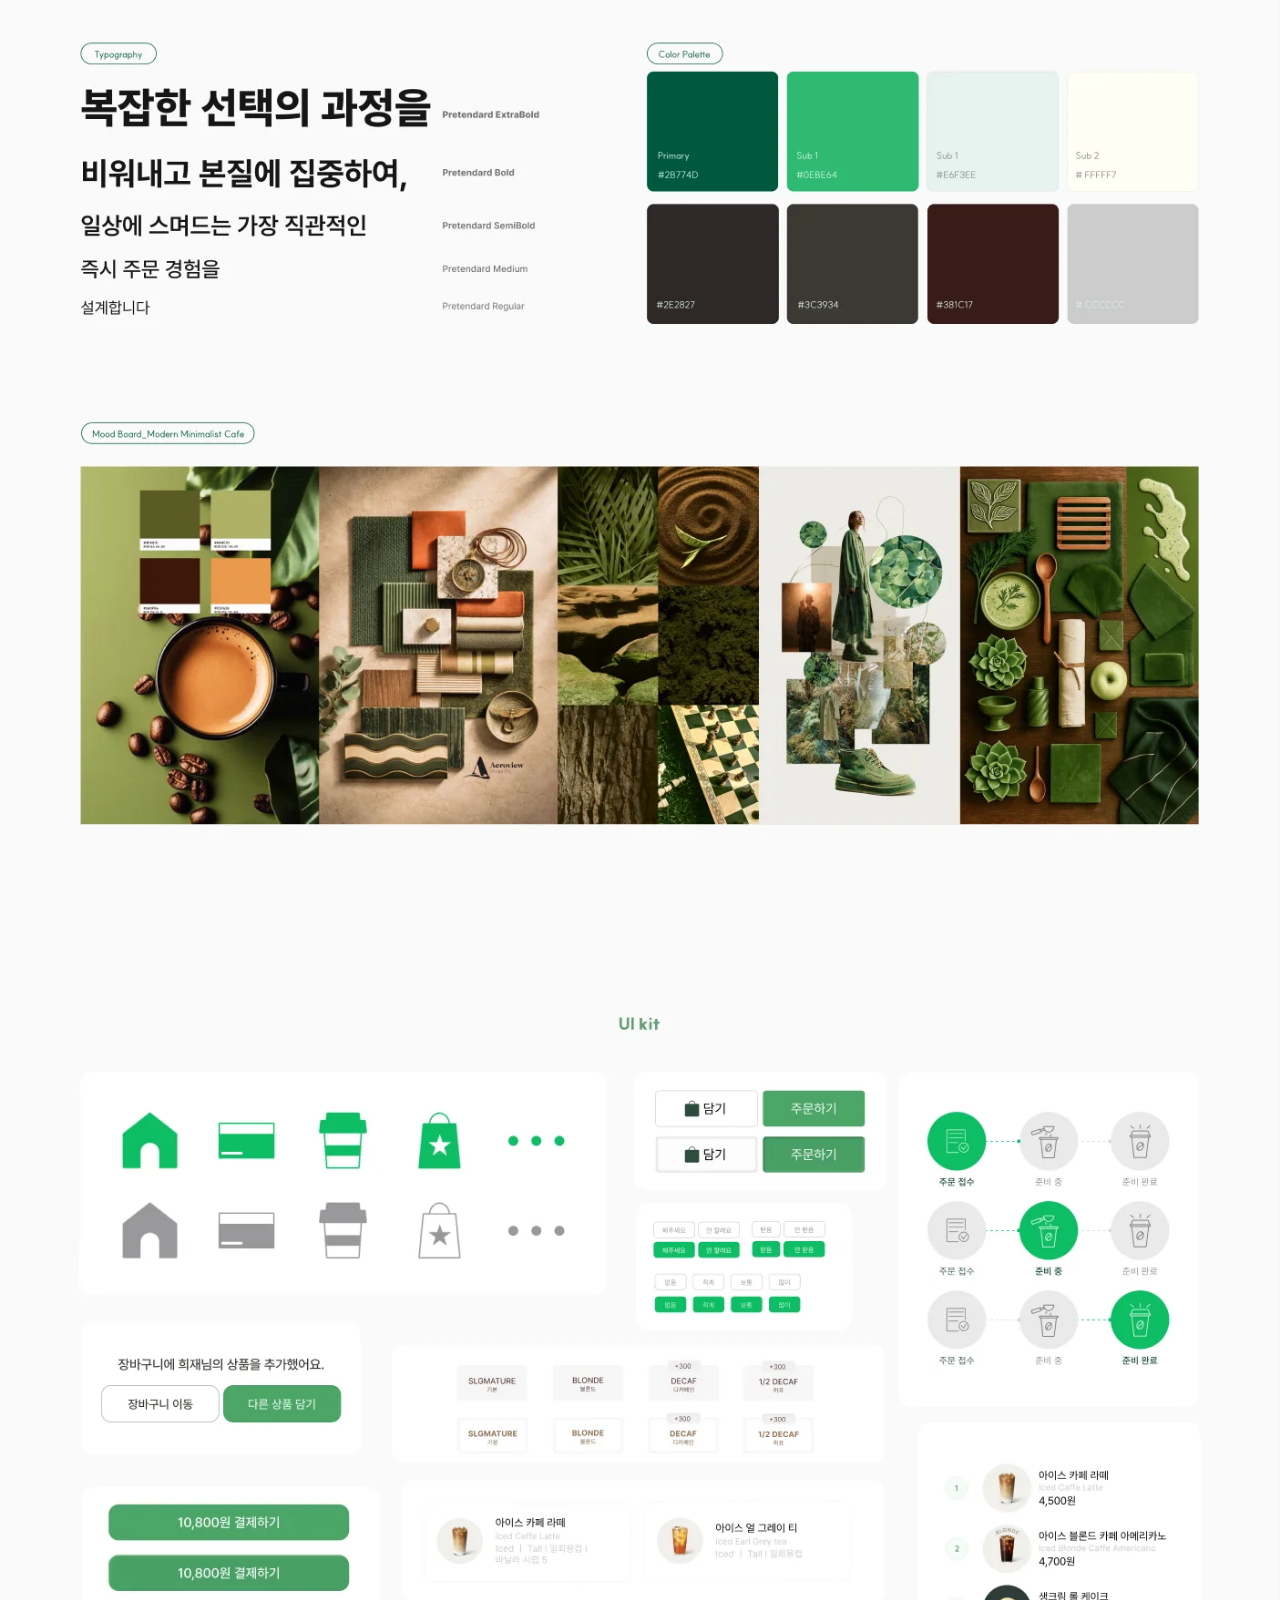
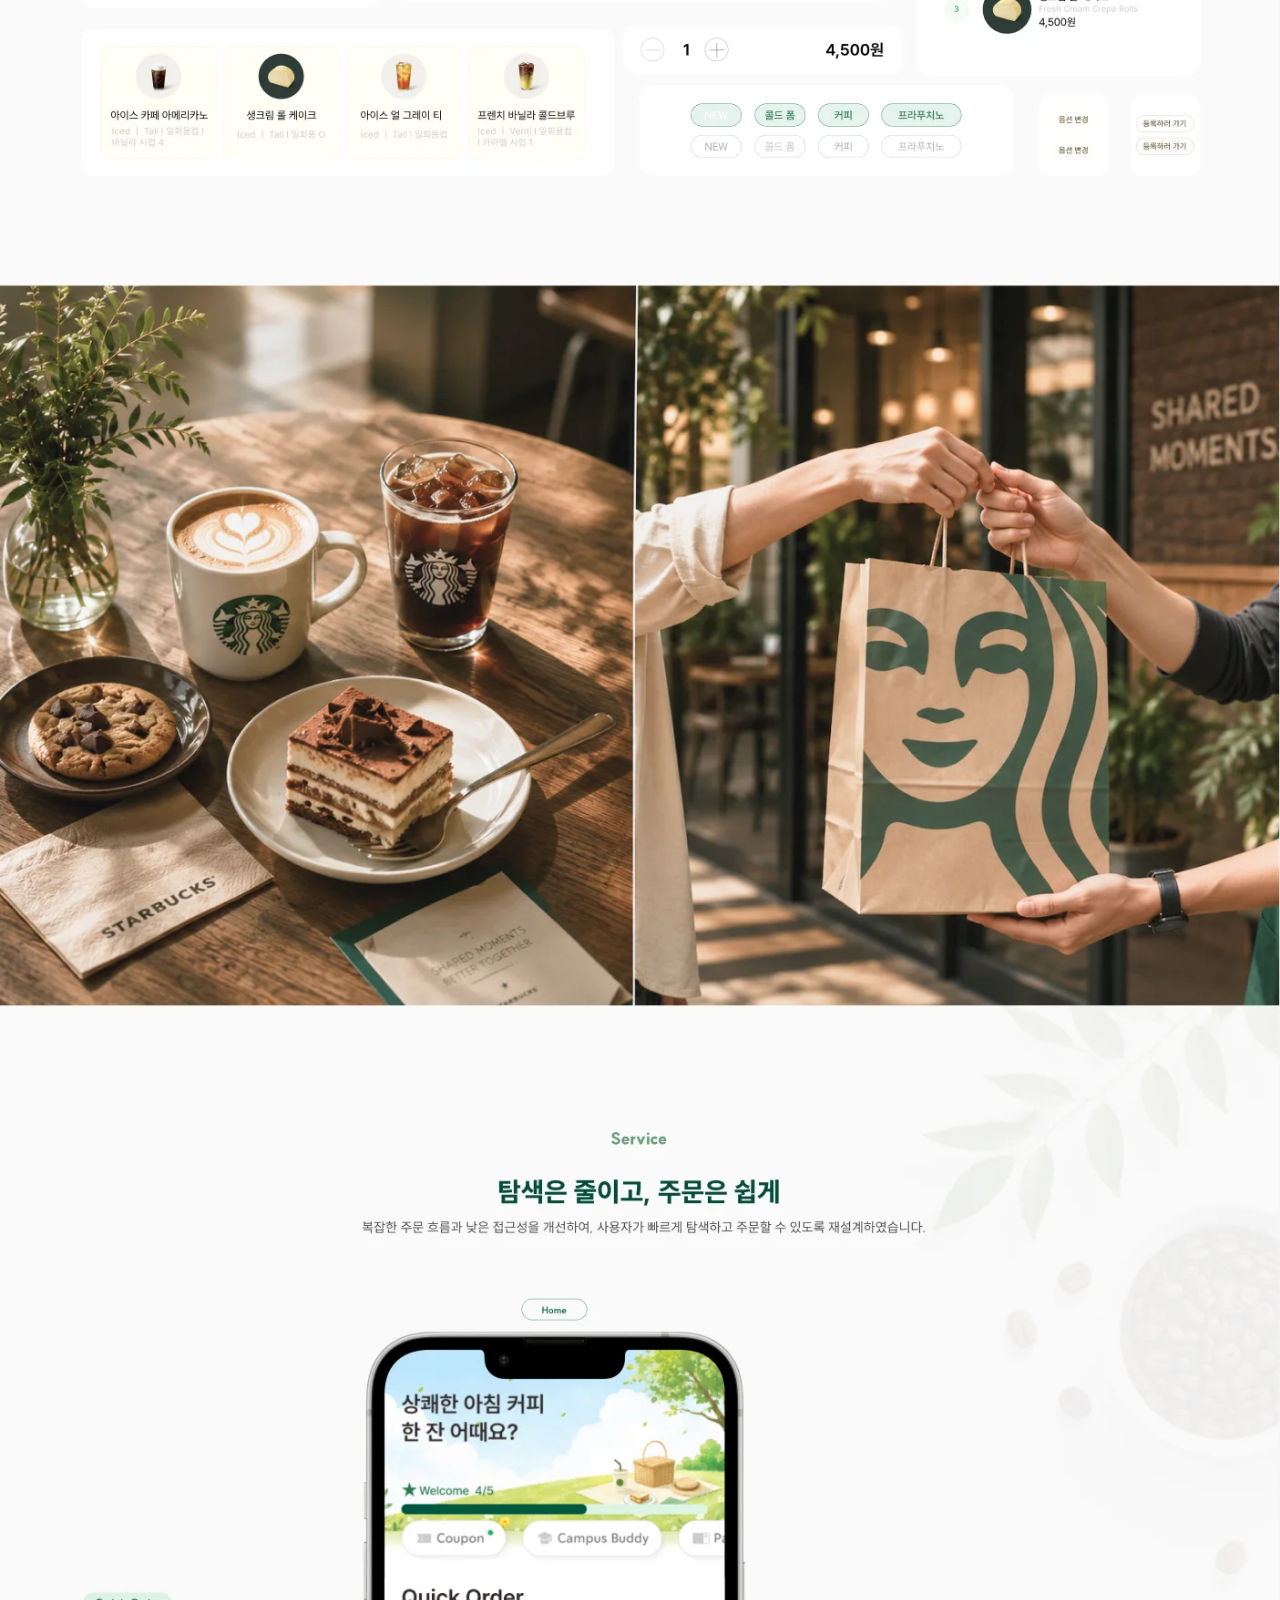
<file: starbucks/index.html>
<!doctype html>
<html lang="ko">
<head>
<meta charset="utf-8">
<meta name="viewport" content="width=device-width,initial-scale=1,viewport-fit=cover">
<title>Starbucks UI/UX Renewal — UI/UX 앱 리뉴얼 | SEUNGJIN</title>
<meta name="description" content="주문부터 결제까지, 하나의 흐름으로. 스타벅스 앱 UI/UX 리뉴얼 프로젝트 — 최승진">
<meta property="og:type" content="article">
<meta property="og:title" content="Starbucks UI/UX Renewal — UI/UX 앱 리뉴얼">
<meta property="og:description" content="주문부터 결제까지, 하나의 흐름으로. 스타벅스 앱 UI/UX 리뉴얼 프로젝트 — 최승진">
<meta property="og:url" content="https://seungjinchoi-05.github.io/starbucks/">
<meta property="og:image" content="https://seungjinchoi-05.github.io/starbucks/img/thumb.webp">
<link rel="canonical" href="https://seungjinchoi-05.github.io/starbucks/">
<link rel="preconnect" href="https://fonts.googleapis.com">
<link rel="preconnect" href="https://fonts.gstatic.com" crossorigin>
<link rel="stylesheet" href="https://fonts.googleapis.com/css2?family=Zalando+Sans+Expanded:wght@500&family=IBM+Plex+Mono:wght@400&display=swap">
<link rel="stylesheet" href="../assets/site.css">
<link rel="stylesheet" href="../assets/showcase.css">
<style>:root{--show-max:1405px}</style>
</head>
<body class="show">
<header class="gnb">
  <div class="gnb__in">
    <a class="gnb__brand" href="https://seungjinchoi-05.github.io/">SEUNGJIN</a>
  </div>
</header>
<main>
  <h1 class="sr-only">Starbucks UI/UX Renewal — UI/UX 앱 리뉴얼</h1>
  <div class="show__stack">
    <img src="img/sb-01.webp" alt="Starbucks UI/UX Renewal 웹 쇼잉 1/12" width="1405" height="1917" decoding="async">
    <img src="img/sb-02.webp" alt="Starbucks UI/UX Renewal 웹 쇼잉 2/12" width="1405" height="1917" decoding="async">
    <img src="img/sb-03.webp" alt="Starbucks UI/UX Renewal 웹 쇼잉 3/12" width="1405" height="1917" loading="lazy" decoding="async">
    <img src="img/sb-04.webp" alt="Starbucks UI/UX Renewal 웹 쇼잉 4/12" width="1405" height="1917" loading="lazy" decoding="async">
    <img src="img/sb-05.webp" alt="Starbucks UI/UX Renewal 웹 쇼잉 5/12" width="1405" height="1917" loading="lazy" decoding="async">
    <img src="img/sb-06.webp" alt="Starbucks UI/UX Renewal 웹 쇼잉 6/12" width="1405" height="1917" loading="lazy" decoding="async">
    <img src="img/sb-07.webp" alt="Starbucks UI/UX Renewal 웹 쇼잉 7/12" width="1405" height="1917" loading="lazy" decoding="async">
    <img src="img/sb-08.webp" alt="Starbucks UI/UX Renewal 웹 쇼잉 8/12" width="1405" height="1917" loading="lazy" decoding="async">
    <img src="img/sb-09.webp" alt="Starbucks UI/UX Renewal 웹 쇼잉 9/12" width="1405" height="1917" loading="lazy" decoding="async">
    <img src="img/sb-10.webp" alt="Starbucks UI/UX Renewal 웹 쇼잉 10/12" width="1405" height="1917" loading="lazy" decoding="async">
    <img src="img/sb-11.webp" alt="Starbucks UI/UX Renewal 웹 쇼잉 11/12" width="1405" height="1917" loading="lazy" decoding="async">
    <img src="img/sb-12.webp" alt="Starbucks UI/UX Renewal 웹 쇼잉 12/12" width="1405" height="1913" loading="lazy" decoding="async">
  </div>
</main>
<footer class="show__foot"><a href="https://seungjinchoi-05.github.io/#projects">← ALL PROJECTS</a><span>© 2026 CHOI SEUNGJIN</span></footer>
</body>
</html>
</file>
<file: assets/site.css>
/* 공통 토큰 + GNB — 포트폴리오 홈과 프로젝트 웹 쇼잉이 함께 씁니다.
   1920px 피그마 프레임 기준 수치를 --u(1px@1920) 배율로 옮겼습니다. */
:root{
  --u:calc(min(100vw,1920px) / 1920);
  --pad:max(20px,calc(120 * var(--u)));
  --ink:#000;
  --display:"Zalando Sans Expanded","Helvetica Neue",Arial,sans-serif;
  --mono:"IBM Plex Mono",ui-monospace,Menlo,Consolas,monospace;
  --kr:"Noto Sans KR","Apple SD Gothic Neo","Malgun Gothic",sans-serif;
  --latin:"Inter","Helvetica Neue",Arial,sans-serif;
  --gnb-h:max(64px,calc(106 * var(--u)));
}
*{box-sizing:border-box}
html{-webkit-text-size-adjust:100%}
body{margin:0;background:#fff;color:var(--ink);font-family:var(--kr);word-break:keep-all;-webkit-font-smoothing:antialiased}
a{color:inherit;text-decoration:none}
button{font:inherit;color:inherit;background:none;border:0;padding:0;cursor:pointer}
img{display:block}
h1,h2,h3,p,dl,dd,ul{margin:0;padding:0}
:focus-visible{outline:1.5px solid currentColor;outline-offset:4px}
.sr-only{position:absolute;width:1px;height:1px;margin:-1px;overflow:hidden;clip:rect(0 0 0 0);white-space:nowrap}

/* GNB: SEUNGJIN 23px · x120 y52 / 메뉴 17px mono · y56 / 구분선 y105 */
.gnb{position:fixed;z-index:50;top:0;left:0;right:0;height:var(--gnb-h);background:rgba(255,255,255,.92);-webkit-backdrop-filter:blur(8px);backdrop-filter:blur(8px)}
.gnb__in{height:100%;margin:0 var(--pad);display:flex;justify-content:space-between;align-items:flex-start;padding-top:max(20px,calc(52 * var(--u)));border-bottom:1px solid rgba(0,0,0,.2)}
.gnb__brand{font:500 max(18px,calc(23 * var(--u)))/normal var(--display);color:#000;white-space:nowrap}
.gnb__menu{display:flex;gap:max(20px,calc(161 * var(--u)));margin-top:max(3px,calc(4 * var(--u)));font:400 max(13px,calc(17 * var(--u)))/normal var(--mono);list-style:none}
.gnb a:hover{text-decoration:underline;text-underline-offset:5px}
</file>
<file: assets/showcase.css>
/* 프로젝트 웹 쇼잉 공통: 홈 GNB와 같은 위치·스타일의 SEUNGJIN 링크 + 1920 기준 이미지 스택 */
.show{padding-top:var(--gnb-h)}
.show__stack{max-width:var(--show-max,1920px);margin:0 auto}
.show__stack img{width:100%;height:auto}
.show__foot{display:flex;justify-content:space-between;margin:0 var(--pad);padding:28px 0 40px;border-top:1px solid rgba(0,0,0,.2);font:400 max(13px,calc(17 * var(--u)))/1.4 var(--mono);color:rgba(0,0,0,.61)}
.show__foot a:hover{color:#000;text-decoration:underline;text-underline-offset:5px}
</file>
